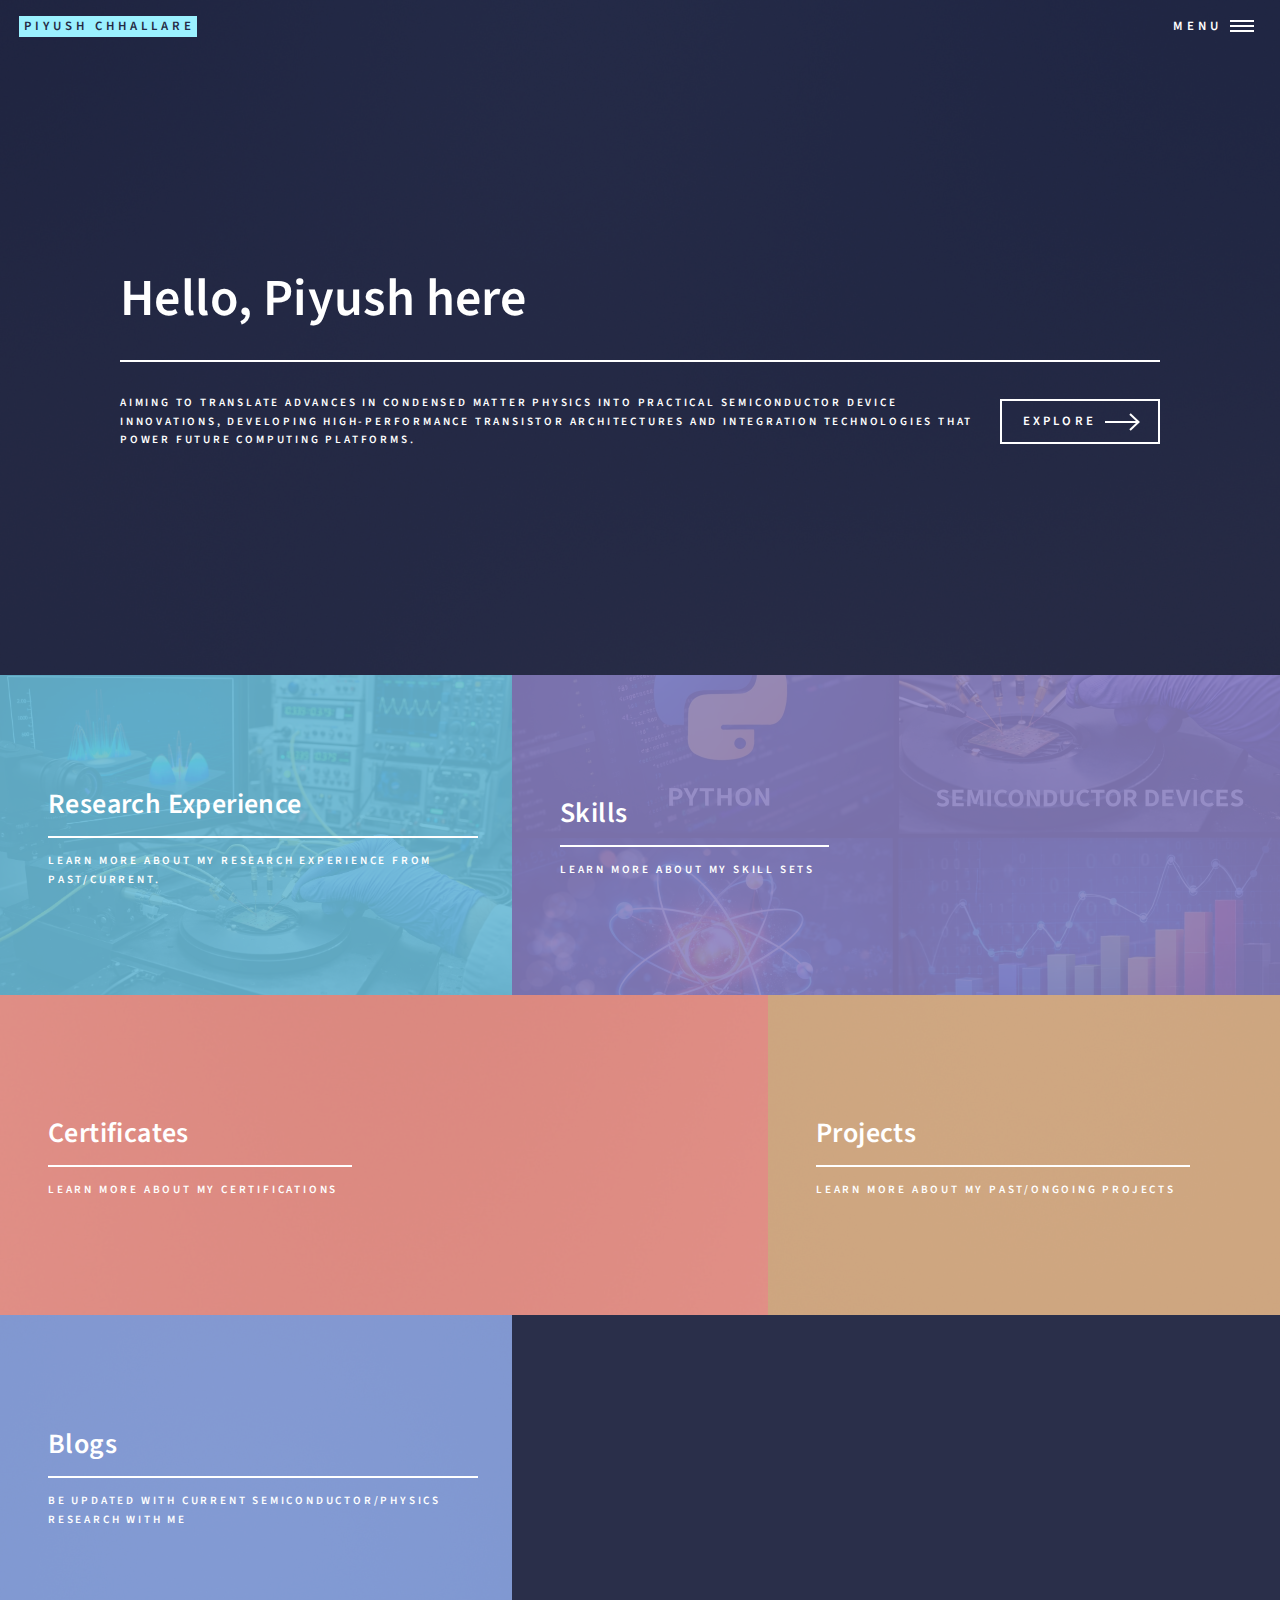
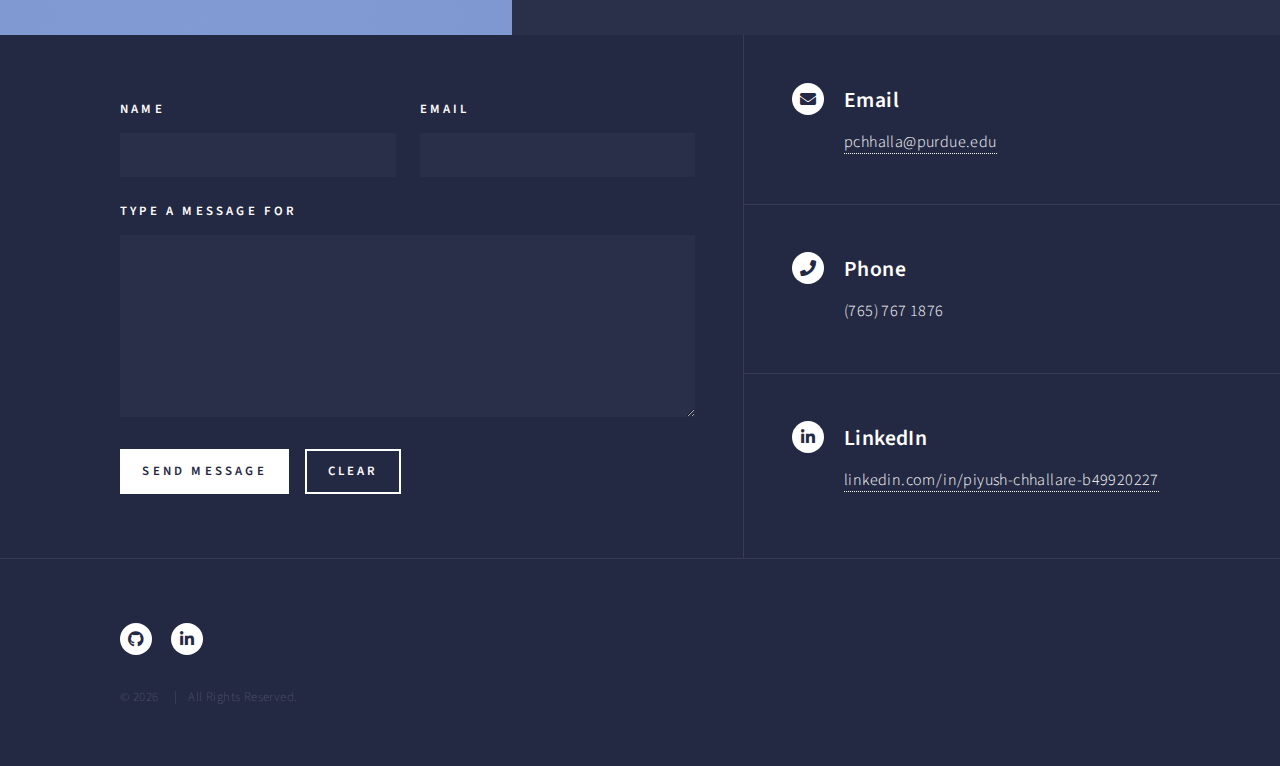
<file: index.html>
<!DOCTYPE HTML>

<html>
	<head>
		<title> Piyush Chhallare</title>
		<meta charset="utf-8" />
		<meta name="viewport" content="width=device-width, initial-scale=1, user-scalable=no" />
		<link rel="stylesheet" href="assets/css/main.css" />
		<noscript><link rel="stylesheet" href="assets/css/noscript.css" /></noscript>
	</head>
	<body class="is-preload">

		<!-- Wrapper -->
			<div id="wrapper">

				<!-- Header -->
					<header id="header" class="alt">
						<a href="index.html" class="logo"><strong>Piyush Chhallare</strong></a>
						<nav>
							<a href="#menu">Menu</a>
						</nav>
					</header>

				<!-- Menu -->
					<nav id="menu">
						<ul class="links">
							<li><a href="index.html">Home</a></li>
							<li><a href="aboutme.html">About me</a></li>
							<li><a href="blog.html">Blog</a></li>
							<li><a href="contactme.html">Contact me</a></li>
						</ul>
					</nav>

				<!-- Banner -->
					<section id="banner" class="major">
						<div class="inner">
							<header class="major">
								<h1>Hello, Piyush here</h1>
							</header>
							<div class="content">
								<p>Aiming to translate advances in condensed matter physics into practical semiconductor device innovations, developing high-performance transistor architectures and integration technologies that power future computing platforms.</p>
								<ul class="actions">
									<li><a href="#one" class="button next scrolly">Explore</a></li>
								</ul>
							</div>
						</div>
					</section>

				<!-- Main -->
					<div id="main">

						<!-- One -->
							<section id="one" class="tiles">
								<article>
									<span class="image">
										<img src="images/research_experience_image.jpg" alt="" />
									</span>
									<header class="major">
										<h3><a href="researchexperience.html" class="link">Research Experience</a></h3>
										<p>Learn more about my research experience from past/current.</p>
									</header>
								</article>
								<article>
									<span class="image">
										<img src="images/skills_image.jpg" alt="" />
									</span>
									<header class="major">
										<h3><a href="skills.html" class="link">Skills</a></h3>
										<p>Learn more about my skill sets</p>
									</header>
								</article>
								<article>
									<span class="image">
										<img src="images/pic04.jpg" alt="" />
									</span>
									<header class="major">
										<h3><a href="skills.html" class="link">Certificates</a></h3>
										<p>Learn more about my certifications<p>
									</header>
								</article>
								<article>
									<span class="image">
										<img src="images/pic05.jpg" alt="" />
									</span>
									<header class="major">
										<h3><a href="myprojects.html" class="link">Projects</a></h3>
										<p>Learn more about my past/ongoing projects</p>
									</header>
								</article>
								<article>
									<span class="image">
										<img src="images/pic06.jpg" alt="" />
									</span>
									<header class="major">
										<h3><a href="blog.html" class="link">Blogs</a></h3>
										<p>Be updated with current semiconductor/physics research with me</p>
									</header>
								</article>
							</section>

					</div>

				<!-- Contact -->
					<section id="contact">
						<div class="inner">
							<section>
								<form 
									action="https://formspree.io/f/maqdobdv"
									method="post"
									>
									<div class="fields">
										<div class="field half">
											<label for="name">Name</label>
											<input type="text" name="name" id="name" />
										</div>
										<div class="field half">
											<label for="email">Email</label>
											<input type="text" name="email" id="email" />
										</div>
										<div class="field">
											<label for="message">Type a message for </label>
											<textarea name="message" id="message" rows="6"></textarea>
										</div>
									</div>
									<ul class="actions">
										<li><input type="submit" value="Send Message" class="primary" /></li>
										<li><input type="reset" value="Clear" /></li>
									</ul>
								</form>
							</section>
							<section class="split">
								<section>
									<div class="contact-method">
										<span class="icon solid alt fa-envelope"></span>
										<h3>Email</h3>
										<a href="#">pchhalla@purdue.edu</a>
									</div>
								</section>
								<section>
									<div class="contact-method">
										<span class="icon solid alt fa-phone"></span>
										<h3>Phone</h3>
										<span>(765) 767 1876</span>
									</div>
								</section>
								<section>
									<div class="contact-method">
										<span class="icon brands alt fa-linkedin-in"></span>
										<h3>LinkedIn</h3>
										<span>
											<a href="https://www.linkedin.com/in/piyush-chhallare-b49920227/"
												<target="_blank">
												linkedin.com/in/piyush-chhallare-b49920227
											</a>
										</span>
									</div>
								</section>
							</section>
						</div>
					</section>

				<!-- Footer -->
					<footer id="footer">
						<div class="inner">
							<ul class="icons">
								<li><a href="#" class="icon brands alt fa-github"><span class="label">GitHub</span></a></li>
								<li><a href="https://www.linkedin.com/in/piyush-chhallare-b49920227/" class="icon brands alt fa-linkedin-in"><span class="label">LinkedIn</span></a></li>
							</ul>
							<ul class="copyright">
								<li>&copy; <span id="year"</span> Piyush Chhallare.</li>
								<li>All Rights Reserved.</li>
							</ul>
						</div>
					</footer>

			</div>

		<!-- Scripts -->
			<script src="assets/js/jquery.min.js"></script>
			<script src="assets/js/jquery.scrolly.min.js"></script>
			<script src="assets/js/jquery.scrollex.min.js"></script>
			<script src="assets/js/browser.min.js"></script>
			<script src="assets/js/breakpoints.min.js"></script>
			<script src="assets/js/util.js"></script>
			<script src="assets/js/main.js"></script>
			<script>
				document.getElementById("year").textContent = new Date().getFullYear();
			</script>
	</body>

</html>
</file>
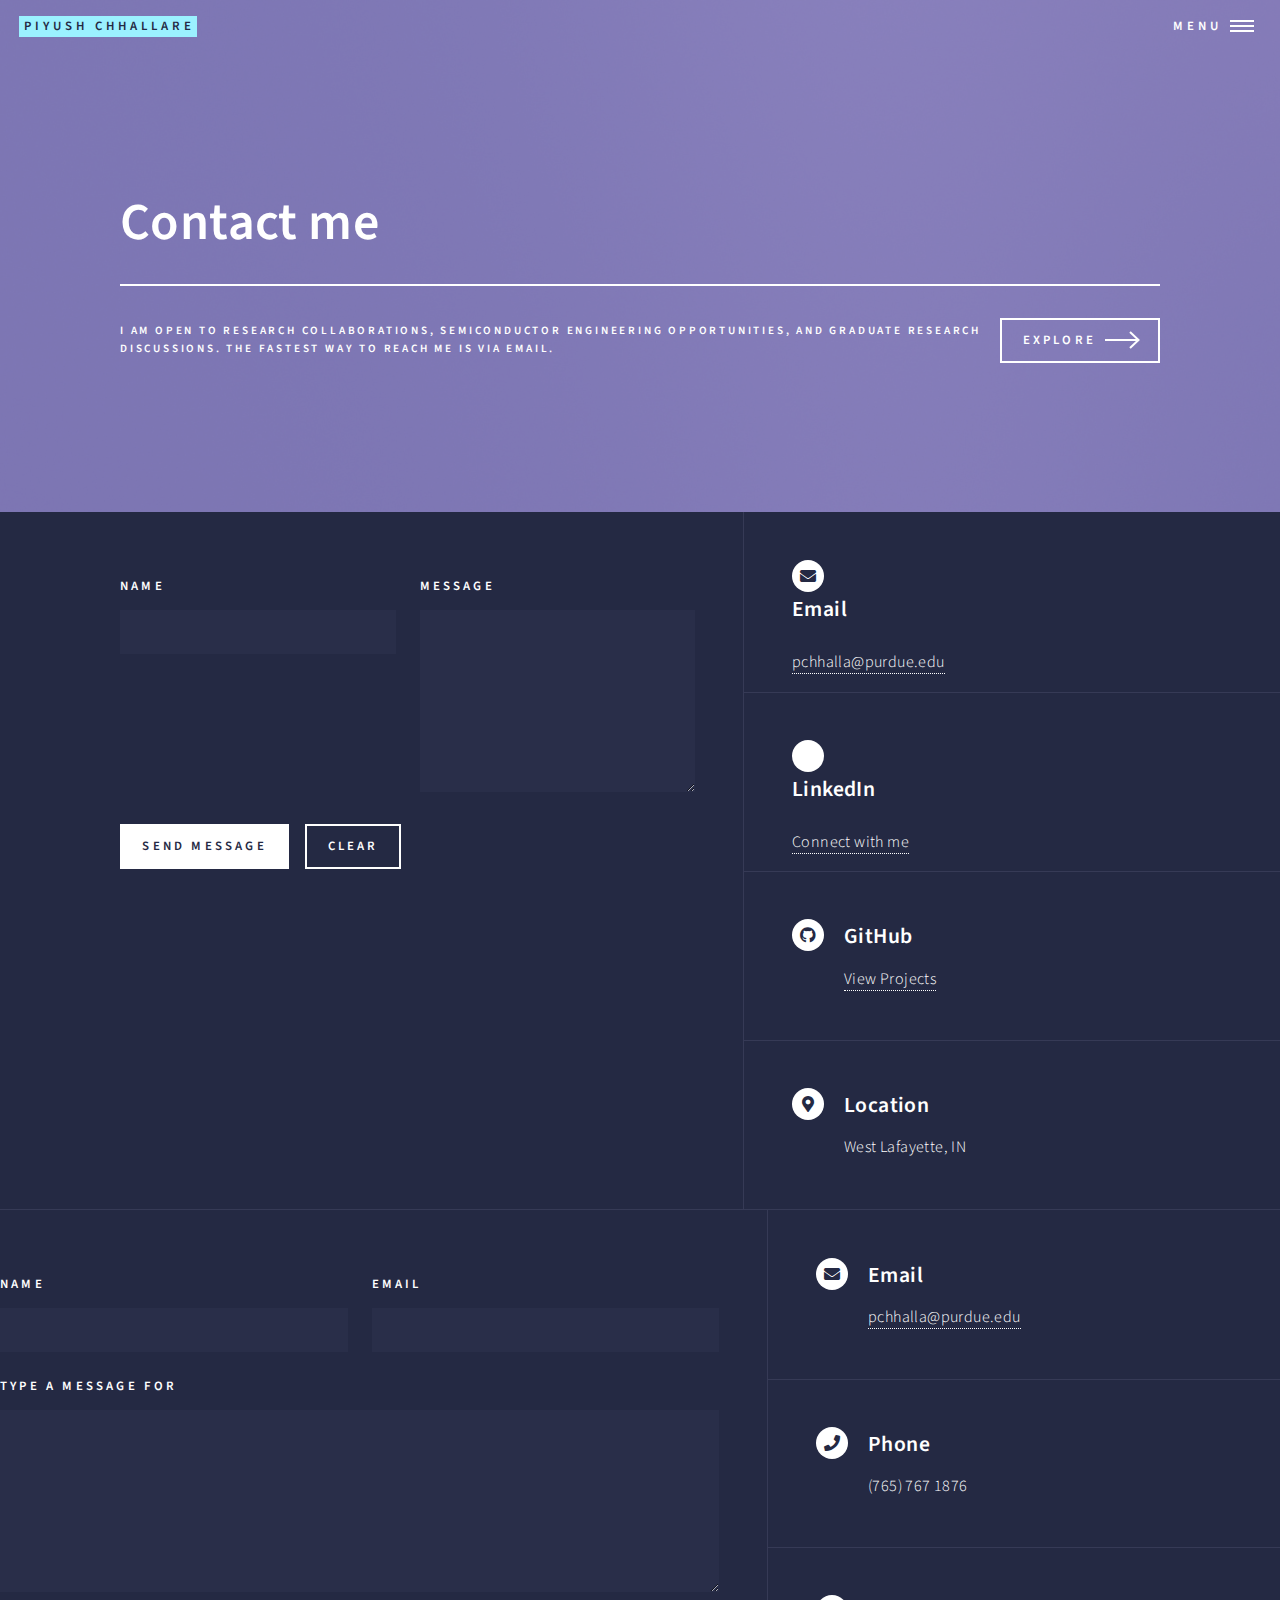
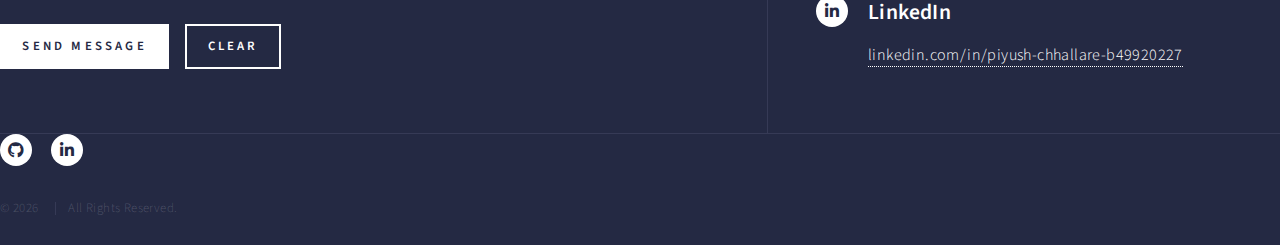
<file: contactme.html>
<!DOCTYPE HTML>
<html>
	<head>
		<title> Piyush Chhallare</title>
		<meta charset="utf-8" />
		<meta name="viewport" content="width=device-width, initial-scale=1, user-scalable=no" />
		<link rel="stylesheet" href="assets/css/main.css" />
		<noscript><link rel="stylesheet" href="assets/css/noscript.css" /></noscript>
	</head>
	<body class="is-preload">

		<!-- Wrapper -->
			<div id="wrapper">

				<!-- Header -->
					<header id="header" class="alt">
						<a href="index.html" class="logo"><strong>Piyush Chhallare</strong></a>
						<nav>
							<a href="#menu">Menu</a>
						</nav>
					</header>

				<!-- Menu -->
					<nav id="menu">
						<ul class="links">
							<li><a href="index.html">Home</a></li>
							<li><a href="aboutme.html">About me</a></li>
							<li><a href="blog.html">Blog</a></li>
							<li><a href="contactme.html">Contact me</a></li>
						</ul>
					</nav>
					<!-- Banner -->
				<!-- Note: The "styleN" class below should match that of the header element. -->
					<section id="banner" class="style2">
						<div class="inner">
							<span class="image">
								<img src="images/pic07.jpg" alt="" />
							</span>
							<header class="major">
								<h1>Contact me</h1>
							</header>
							<div class="content">
								<p>
                  				I am open to research collaborations, semiconductor engineering opportunities, and graduate research discussions. The fastest way to reach me is via email.
                				</p>
               					<ul class="actions">
								<li><a href="#contact" class="button next scrolly">Explore</a></li>
								</ul>
							</div>
						</div>
					</section>
					<section id="contact">
						<div class="inner">
							<section>
								<form method="post" action="#">
									<div class="fields">
										<div class="field half">
											<label for="name"> Name </label>
											<input type="text" name="name" id="name" />
										</div>
										<div class="field half">
											<label for="message">Message</label>
											<textarea name="message" id="message" rows="6"></textarea>
										</div>
									</div>
									<ul class="actions">
										<li><input type="submit" value="Send Message" class="primary" /></li>
										<li><input type="reset" value="Clear" /></li>
									</ul>
								</form>
							</section>
							<section class="split">
								<section>
									<div class="contact method">
										<span class="icon solid alt fa-envelope"></span>
										<h3>Email</h3>
										<a href="mailto:pchhalla@purdue.edu">pchhalla@purdue.edu</a>
									</div>
								</section>
								<section>
										<div class="contact method">
											<span class="icon brand alt fa-linkedin-in"></span>
											<h3>LinkedIn</h3>
											<a href="https://linkedin.com/in/piyush-chhallare-b49920227" target="_blank" rel="noopener">
												Connect with me
											</a>
										</div>
								</section>
								<section>
									<div class="contact-method">
										<span class="icon brands alt fa-github"></span>
										<h3>GitHub</h3>
										<a href="https://github.com/YOURUSERNAME" target="_blank" rel="noopener">
											View Projects
										</a>
									</div>	
								</section>
									
								<section>
									<div class="contact-method">
										<span class="icon solid alt fa-map-marker-alt"></span>
										<h3>Location</h3>
										<span>West Lafayette, IN</span>
									</div>
								</section>
							</section>
						</div>
					</section>
			</div>
			<!-- Contact -->
			<section id="contact">
						<div class="inner">
							<section>
								<form 
									action="https://formspree.io/f/maqdobdv"
									method="post"
									>
									<div class="fields">
										<div class="field half">
											<label for="name">Name</label>
											<input type="text" name="name" id="name" />
										</div>
										<div class="field half">
											<label for="email">Email</label>
											<input type="text" name="email" id="email" />
										</div>
										<div class="field">
											<label for="message">Type a message for </label>
											<textarea name="message" id="message" rows="6"></textarea>
										</div>
									</div>
									<ul class="actions">
										<li><input type="submit" value="Send Message" class="primary" /></li>
										<li><input type="reset" value="Clear" /></li>
									</ul>
								</form>
							</section>
							<section class="split">
								<section>
									<div class="contact-method">
										<span class="icon solid alt fa-envelope"></span>
										<h3>Email</h3>
										<a href="#">pchhalla@purdue.edu</a>
									</div>
								</section>
								<section>
									<div class="contact-method">
										<span class="icon solid alt fa-phone"></span>
										<h3>Phone</h3>
										<span>(765) 767 1876</span>
									</div>
								</section>
								<section>
									<div class="contact-method">
										<span class="icon brands alt fa-linkedin-in"></span>
										<h3>LinkedIn</h3>
										<span>
											<a href="https://www.linkedin.com/in/piyush-chhallare-b49920227/"
												<target="_blank">
												linkedin.com/in/piyush-chhallare-b49920227
											</a>
										</span>
									</div>
								</section>
							</section>
						</div>
					</section>

				<!-- Footer -->
					<footer id="footer">
						<div class="inner">
							<ul class="icons">
								<li><a href="#" class="icon brands alt fa-github"><span class="label">GitHub</span></a></li>
								<li><a href="https://www.linkedin.com/in/piyush-chhallare-b49920227/" class="icon brands alt fa-linkedin-in"><span class="label">LinkedIn</span></a></li>
							</ul>
							<ul class="copyright">
								<li>&copy; <span id="year"</span> Piyush Chhallare.</li>
								<li>All Rights Reserved.</li>
							</ul>
						</div>
					</footer>

			</div>

		<!-- Scripts -->
			<script src="assets/js/jquery.min.js"></script>
			<script src="assets/js/jquery.scrolly.min.js"></script>
			<script src="assets/js/jquery.scrollex.min.js"></script>
			<script src="assets/js/browser.min.js"></script>
			<script src="assets/js/breakpoints.min.js"></script>
			<script src="assets/js/util.js"></script>
			<script src="assets/js/main.js"></script>
			<script>
				document.getElementById("year").textContent = new Date().getFullYear();
			</script>
      
  </body>

</html>
</file>
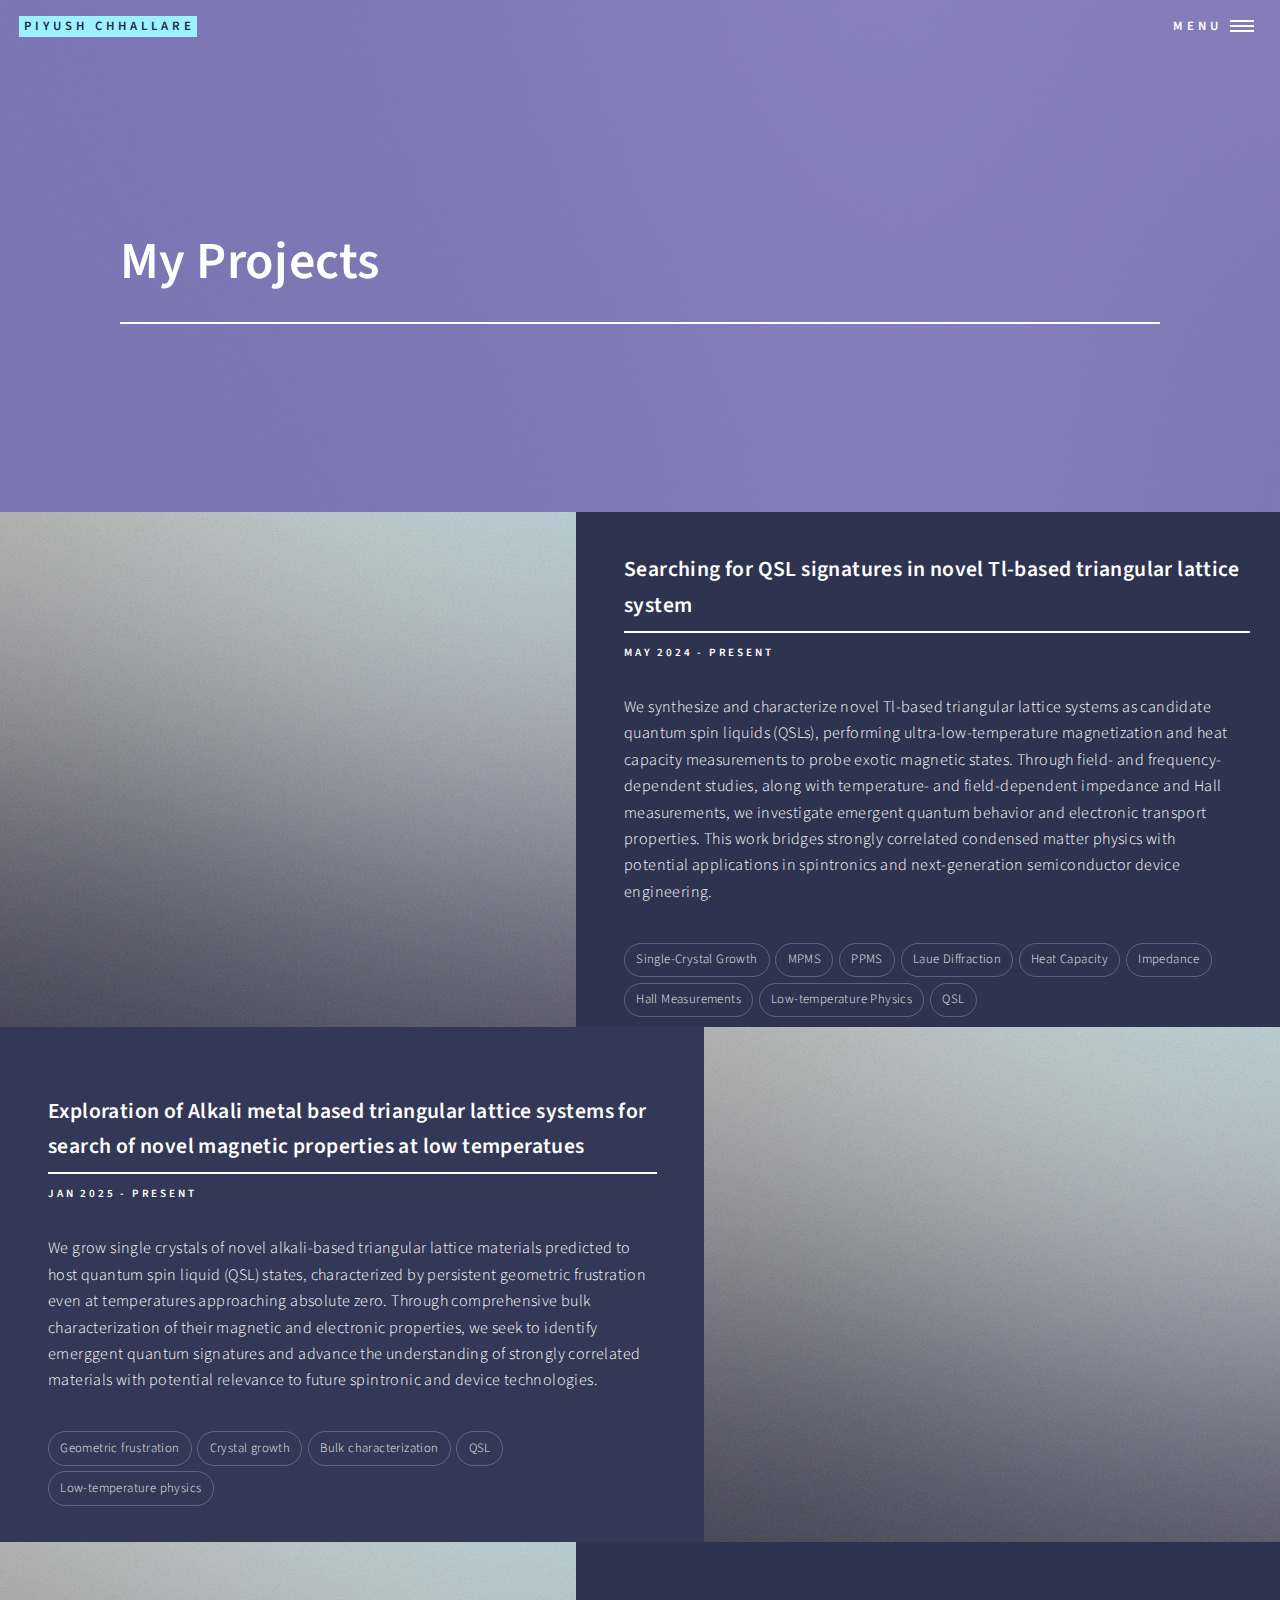
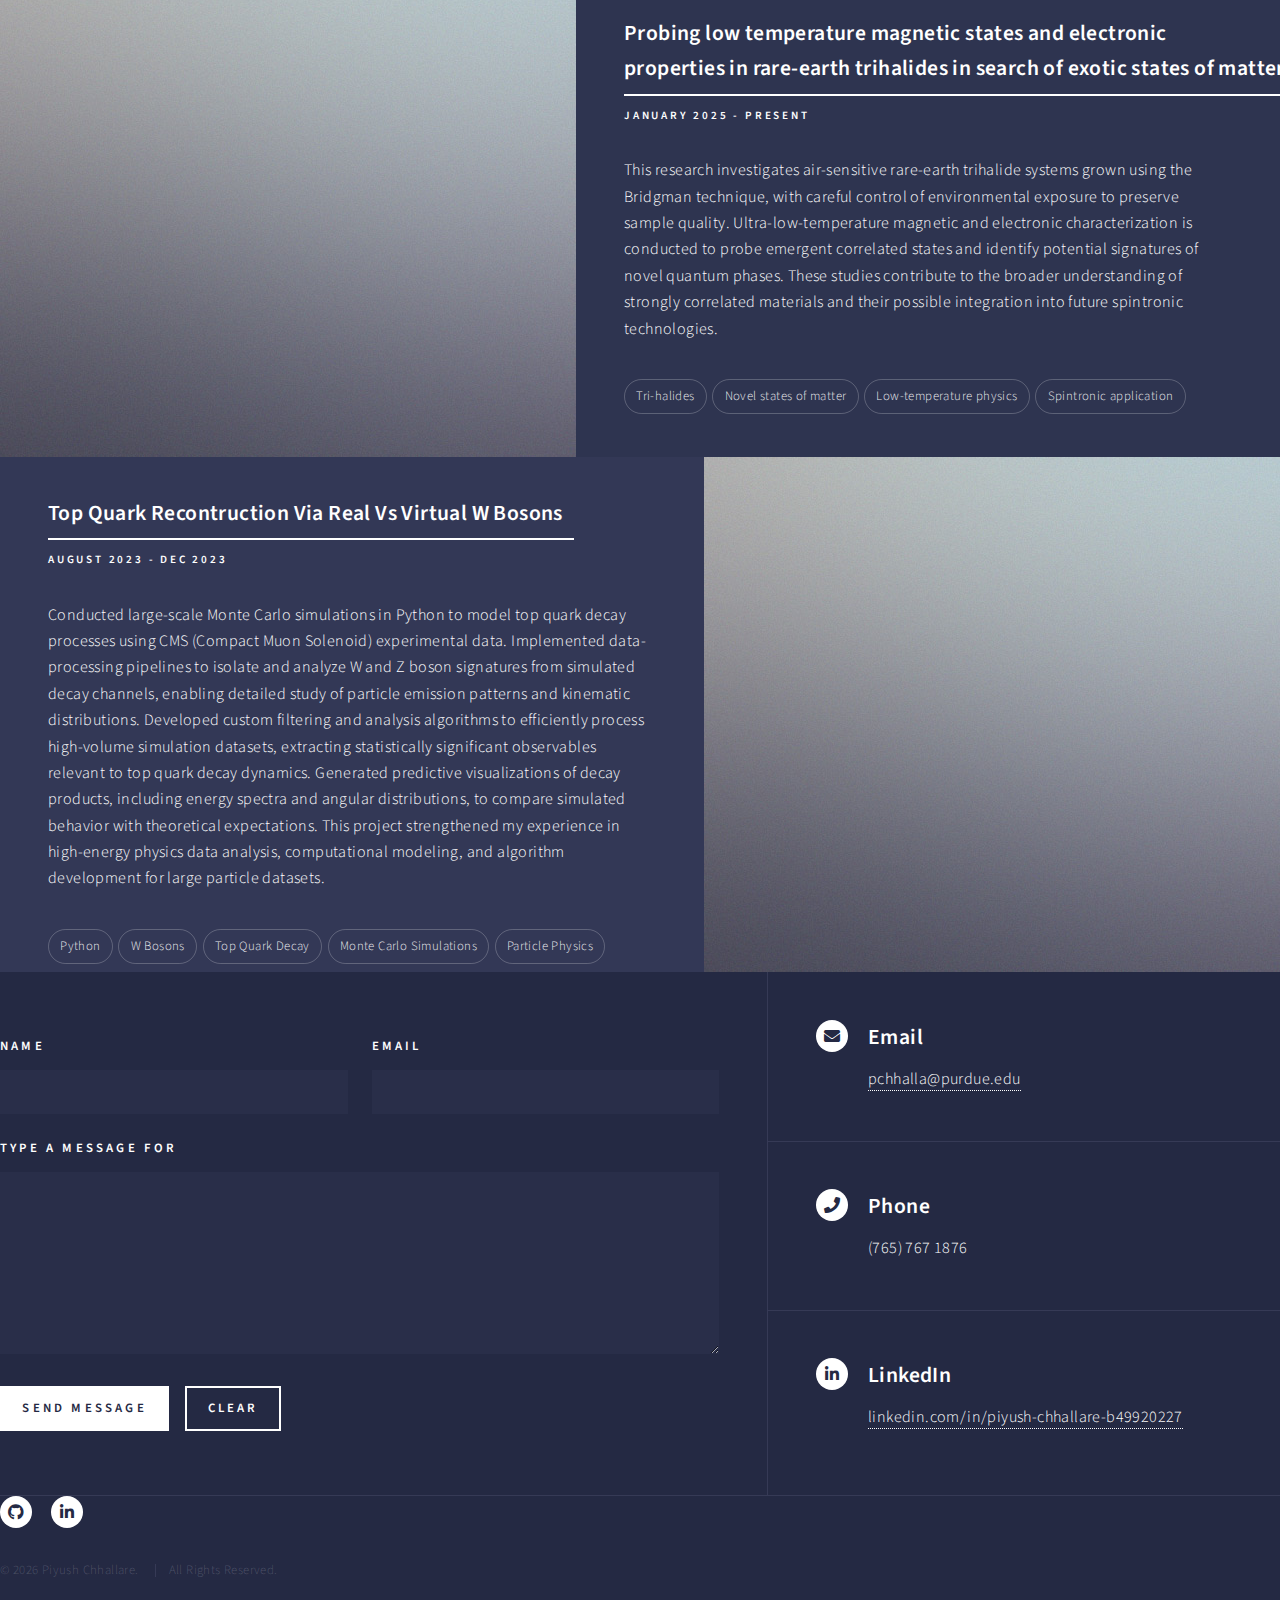
<file: myprojects.html>
<!DOCTYPE HTML>
<html>
	<head>
		<title> Piyush Chhallare</title>
		<meta charset="utf-8" />
		<meta name="viewport" content="width=device-width, initial-scale=1, user-scalable=no" />
		<link rel="stylesheet" href="assets/css/main.css" />
		<noscript><link rel="stylesheet" href="assets/css/noscript.css" /></noscript>
	</head>
	<body class="is-preload">

		<!-- Wrapper -->
			<div id="wrapper">

				<!-- Header -->
					<header id="header" class="alt">
						<a href="index.html" class="logo"><strong>Piyush Chhallare</strong></a>
						<nav>
							<a href="#menu">Menu</a>
						</nav>
					</header>

				<!-- Menu -->
					<nav id="menu">
						<ul class="links">
							<li><a href="index.html">Home</a></li>
							<li><a href="aboutme.html">About me</a></li>
							<li><a href="blog.html">Blog</a></li>
							<li><a href="contactme.html">Contact me</a></li>
						</ul>
					</nav>
        <!-- Banner -->
				<!-- Note: The "styleN" class below should match that of the header element. -->
					<section id="banner" class="style2">
						<div class="inner">
							<span class="image">
								<img src="images/pic07.jpg" alt="" />
							</span>
							<header class="major">
								<h1>My Projects</h1>
							</header>
						</div>
					</section>
        
          <section id="two" class="spotlights">
								<section>
									<span class="image">
										<img src="images/pic08.jpg" alt="" data-position="center center" />
									</span>
									<div class="content">
										<div class="inner">
											<header class="major">
											<h3>Searching for QSL signatures in novel Tl-based triangular lattice<br>
												system
											</h3>
											<p class="project-date"> May 2024 - Present </p>
											</header>
											<p>
                        					We synthesize and characterize novel Tl-based triangular lattice systems as candidate quantum spin liquids (QSLs), performing ultra-low-temperature magnetization and heat capacity measurements to probe exotic magnetic states. Through field- and frequency-dependent studies, along with temperature- and field-dependent impedance and Hall measurements, we investigate emergent quantum behavior and electronic transport properties. This work bridges strongly correlated condensed matter physics with potential applications in spintronics and next-generation semiconductor device engineering.
                     	 					</p>
                      						<div class="tags">
                        					<span>Single-Crystal Growth</span><span>MPMS</span><span>PPMS</span><span>Laue Diffraction</span><span>Heat Capacity</span><span>Impedance</span><span>Hall Measurements</span><span>Low-temperature Physics</span><span>QSL</span>
											</div>
                    					</div>
									</div>
								</section>
               					 <section>
                 				 <span class="image">
                    				<img src="images/pic08.jpg" alt="" data-position="center center" />
                  				</span>
                  				<div class="content">
                   					 <div class="inner">
                      					<header class="major">
                        				<h3>Exploration of Alkali metal based triangular lattice systems for<br>
											search of novel magnetic properties at low temperatues
										</h3>
                     					<p class="project-date"> Jan 2025 - Present </p>
										</header>
                     				 	<p>
                        				We grow single crystals of novel alkali-based triangular lattice materials predicted to host quantum spin liquid (QSL) states, characterized by persistent geometric frustration even at temperatures approaching absolute zero. Through comprehensive bulk characterization of their magnetic and electronic properties, we seek to identify emerggent quantum signatures and advance the understanding of strongly correlated materials with potential relevance to future spintronic and device technologies.
                      					</p>
                      					<div class ="tags">
                       	 				<span>Geometric frustration</span><span>Crystal growth</span><span>Bulk characterization</span><span>QSL</span><span>Low-temperature physics</span>
                    					</div>
                  					</div>
								</div>
                				</section>
                				<section>
                  				<span class="image">
                    			<img src="images/pic08.jpg" alt="" data-position="center center" />
                  				</span>
                 			 	<div class="content">
                    				<div class="inner">
                      				<header class="major">
                        			<h3> Probing low temperature magnetic states and electronic<br>
										properties in rare-earth trihalides in search of exotic states of matter.
									</h3>
                      				<p class="project-date"> January 2025 - Present </p>
									</header>
                      				<p>
                        			This research investigates air-sensitive rare-earth trihalide systems grown using the Bridgman technique, with careful control of environmental exposure to preserve sample quality. Ultra-low-temperature magnetic and electronic characterization is conducted to probe emergent correlated states and identify potential signatures of novel quantum phases. These studies contribute to the broader understanding of strongly correlated materials and their possible integration into future spintronic technologies.
                      				</p>
                      					<div class="tags">
                        				<span>Tri-halides</span><span>Novel states of matter</span><span>Low-temperature physics</span><span>Spintronic application</span>
                      					</div>
                    				</div>
                  				</div>
                				</section>
                				<section>
                  				<span class="image">
									<img src="images/pic08.jpg" alt="" data-position="center center" />
								</span>
									<div class="content">
										<div class="inner">
											<header class="major">
												<h3>Top Quark Recontruction Via Real Vs Virtual W Bosons</h3>
												<p class="project-date"> August 2023 - Dec 2023 </p>
											</header>
											<p>
												Conducted large-scale Monte Carlo simulations in Python to model top quark decay processes using CMS (Compact Muon Solenoid) experimental data. Implemented data-processing pipelines to isolate and analyze W and Z boson signatures from simulated decay channels, enabling detailed study of particle emission patterns and kinematic distributions.
Developed custom filtering and analysis algorithms to efficiently process high-volume simulation datasets, extracting statistically significant observables relevant to top quark decay dynamics. Generated predictive visualizations of decay products, including energy spectra and angular distributions, to compare simulated behavior with theoretical expectations.
This project strengthened my experience in high-energy physics data analysis, computational modeling, and algorithm development for large particle datasets.
											</p>
											<div class="tags">
												<span>Python</span><span>W Bosons</span><span>Top Quark Decay</span><span>Monte Carlo Simulations</span><span>Particle Physics</span>
											</div>
										</div>
									</div>
								</section>
		  </section>
			</div>
		<!-- Contact -->
			<section id="contact">
						<div class="inner">
							<section>
								<form 
									action="https://formspree.io/f/maqdobdv"
									method="post"
									>
									<div class="fields">
										<div class="field half">
											<label for="name">Name</label>
											<input type="text" name="name" id="name" />
										</div>
										<div class="field half">
											<label for="email">Email</label>
											<input type="text" name="email" id="email" />
										</div>
										<div class="field">
											<label for="message">Type a message for </label>
											<textarea name="message" id="message" rows="6"></textarea>
										</div>
									</div>
									<ul class="actions">
										<li><input type="submit" value="Send Message" class="primary" /></li>
										<li><input type="reset" value="Clear" /></li>
									</ul>
								</form>
							</section>
							<section class="split">
								<section>
									<div class="contact-method">
										<span class="icon solid alt fa-envelope"></span>
										<h3>Email</h3>
										<a href="#">pchhalla@purdue.edu</a>
									</div>
								</section>
								<section>
									<div class="contact-method">
										<span class="icon solid alt fa-phone"></span>
										<h3>Phone</h3>
										<span>(765) 767 1876</span>
									</div>
								</section>
								<section>
									<div class="contact-method">
										<span class="icon brands alt fa-linkedin-in"></span>
										<h3>LinkedIn</h3>
										<span>
											<a href="https://www.linkedin.com/in/piyush-chhallare-b49920227/"
												<target="_blank">
												linkedin.com/in/piyush-chhallare-b49920227
											</a>
										</span>
									</div>
								</section>
							</section>
						</div>
					</section>

				<!-- Footer -->
					<footer id="footer">
						<div class="inner">
							<ul class="icons">
								<li><a href="#" class="icon brands alt fa-github"><span class="label">GitHub</span></a></li>
								<li><a href="https://www.linkedin.com/in/piyush-chhallare-b49920227/" class="icon brands alt fa-linkedin-in"><span class="label">LinkedIn</span></a></li>
							</ul>
							<ul class="copyright">
								<li>&copy; <span id="year"></span> Piyush Chhallare.</li>
								<li>All Rights Reserved.</li>
							</ul>
						</div>
					</footer>

			</div>

		<!-- Scripts -->
			<script src="assets/js/jquery.min.js"></script>
			<script src="assets/js/jquery.scrolly.min.js"></script>
			<script src="assets/js/jquery.scrollex.min.js"></script>
			<script src="assets/js/browser.min.js"></script>
			<script src="assets/js/breakpoints.min.js"></script>
			<script src="assets/js/util.js"></script>
			<script src="assets/js/main.js"></script>
			<script>
				document.getElementById("year").textContent = new Date().getFullYear();
			</script>
	</body>

</html>
</file>
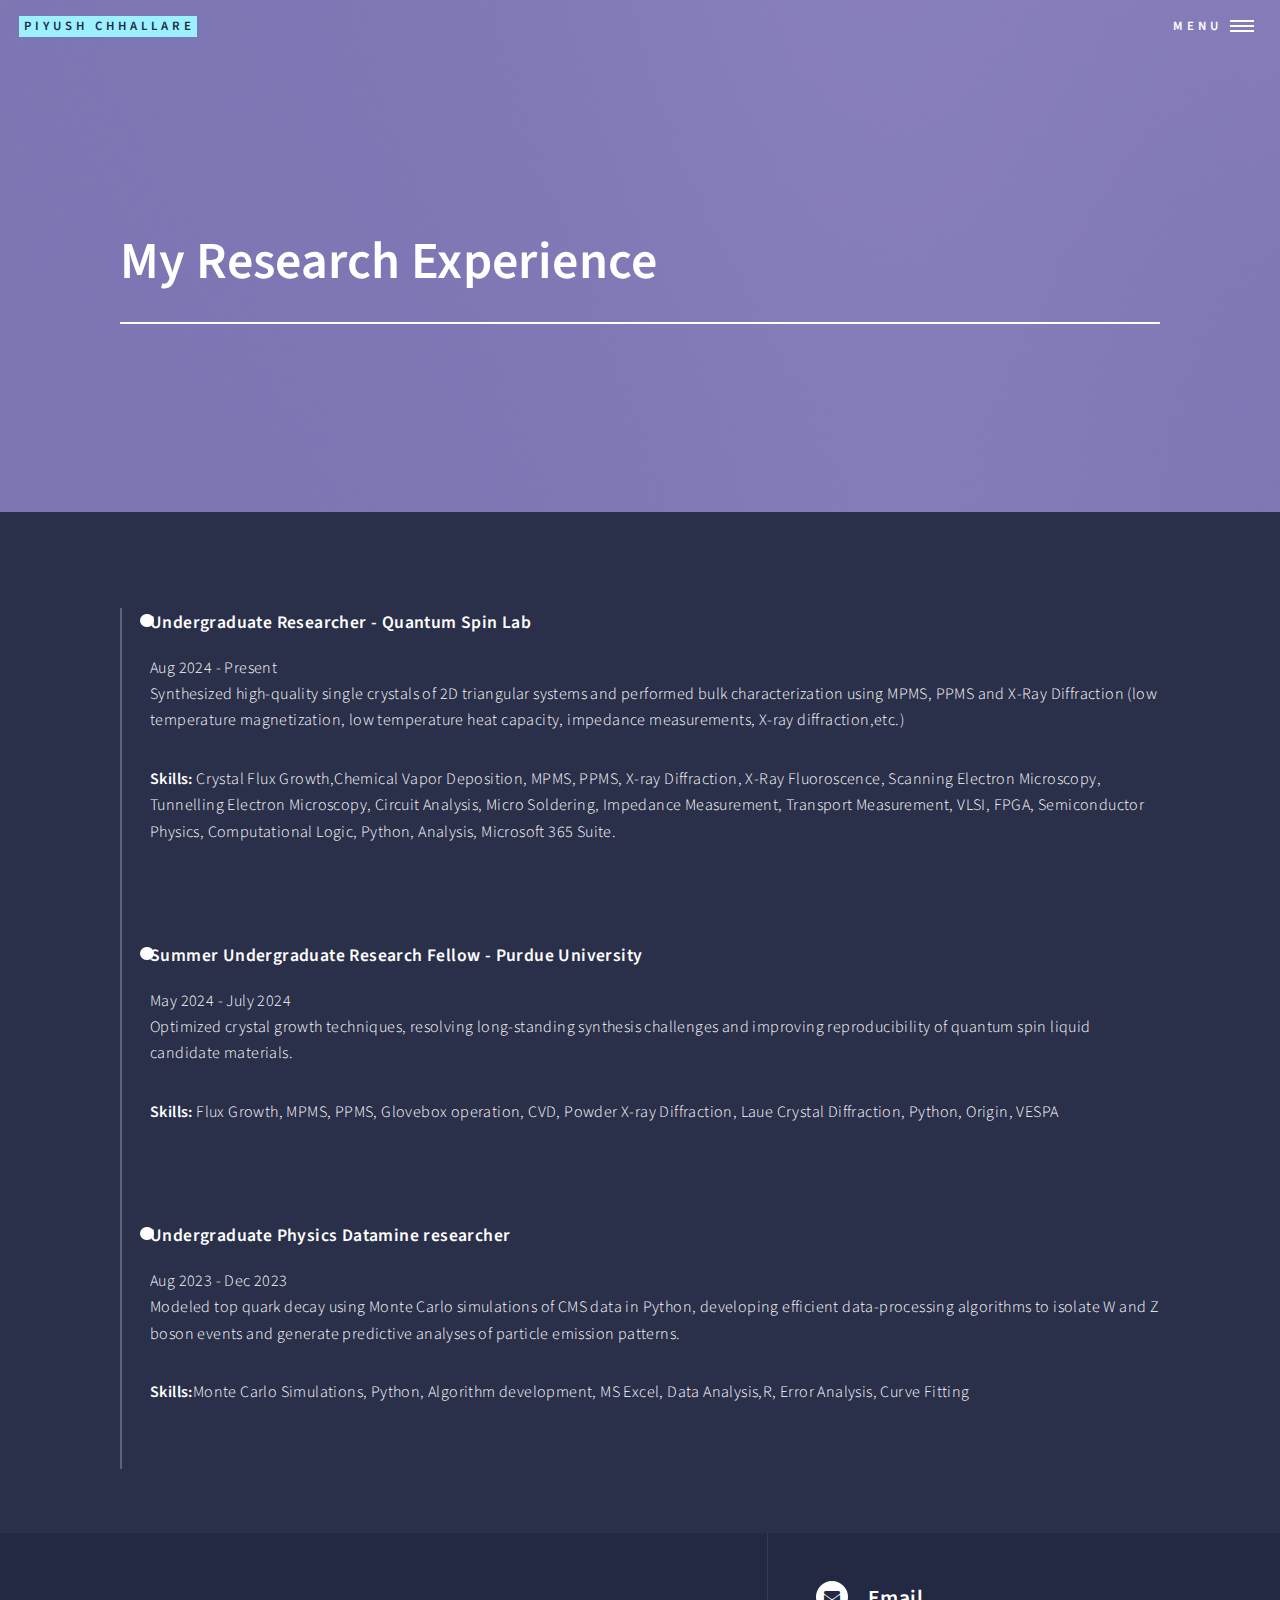
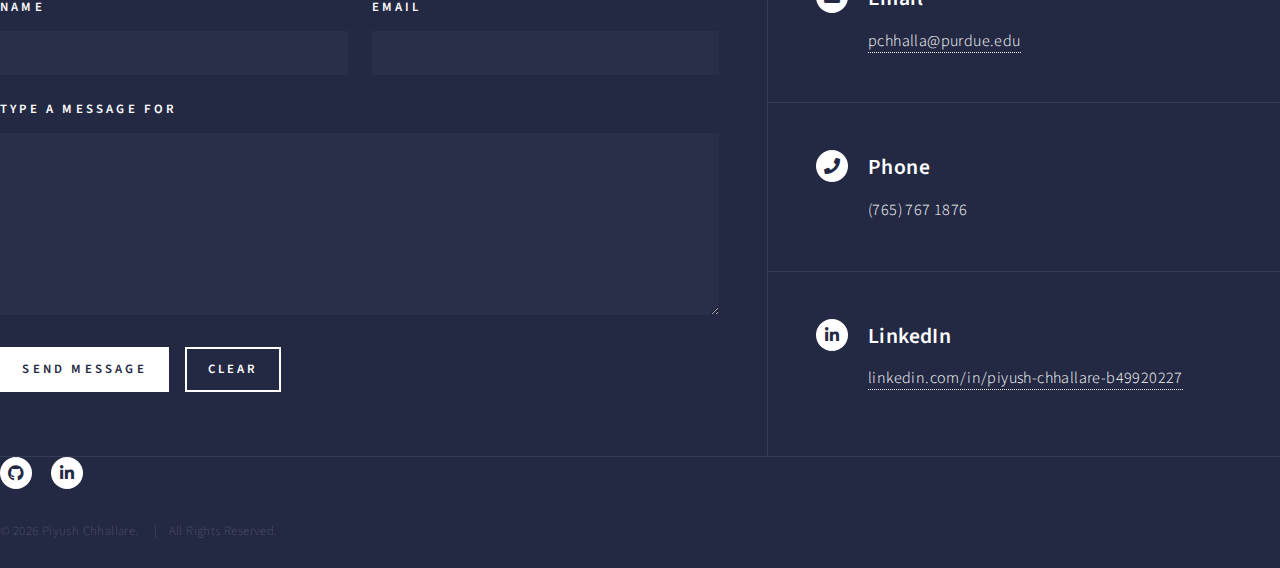
<file: researchexperience.html>
<!DOCTYPE HTML>
<html>
	<head>
		<title> Piyush Chhallare</title>
		<meta charset="utf-8" />
		<meta name="viewport" content="width=device-width, initial-scale=1, user-scalable=no" />
		<link rel="stylesheet" href="assets/css/main.css" />
		<noscript><link rel="stylesheet" href="assets/css/noscript.css" /></noscript>
	</head>
	<body class="is-preload">

		<!-- Wrapper -->
			<div id="wrapper">

				<!-- Header -->
					<header id="header" class="alt">
						<a href="index.html" class="logo"><strong>Piyush Chhallare</strong></a>
						<nav>
							<a href="#menu">Menu</a>
						</nav>
					</header>
        <!-- Menu -->
					<nav id="menu">
						<ul class="links">
							<li><a href="index.html">Home</a></li>
							<li><a href="aboutme.html">About me</a></li>
							<li><a href="blog.html">Blog</a></li>
							<li><a href="contactme.html">Contact me</a></li>
						</ul>
					</nav>
        <!-- Banner -->
				<!-- Note: The "styleN" class below should match that of the header element. -->
					<section id="banner" class="style2">
						<div class="inner">
							<span class="image">
								<img src="images/pic07.jpg" alt="" />
							</span>
							<header class="major">
								<h1>My Research Experience</h1>
							</header>
						</div>
					</section>
				<section id="main" class="wrapper">
					<div class="inner">
						<div class="timeline">
							<div class="timeline-item">
								<h4>Undergraduate Researcher - Quantum Spin Lab</h4>
											<span class="date"> Aug 2024 - Present </span>
											<p>
												Synthesized high-quality single crystals of 2D triangular systems and performed bulk characterization using MPMS, PPMS and X-Ray Diffraction (low temperature magnetization, low temperature heat capacity, impedance measurements, X-ray diffraction,etc.)
											</p>
											<p class="skills">
												<strong>Skills:</strong> Crystal Flux Growth,Chemical Vapor Deposition, MPMS, PPMS, X-ray Diffraction, X-Ray Fluoroscence, Scanning Electron Microscopy, Tunnelling Electron Microscopy, Circuit Analysis, Micro Soldering, Impedance Measurement, Transport Measurement, VLSI, FPGA, Semiconductor Physics, Computational Logic, Python, Analysis, Microsoft 365 Suite.
											</p>
										</div>
										<div class="timeline-item">
											<h4>Summer Undergraduate Research Fellow - Purdue University</h4>
											<span class="date">May 2024 - July 2024 </span>
											<p>
												Optimized crystal growth techniques, resolving long-standing synthesis challenges and improving reproducibility of quantum spin liquid candidate materials.
											</p>
											<p class="skills">
												<strong>Skills:</strong> Flux Growth, MPMS, PPMS, Glovebox operation, CVD, Powder X-ray Diffraction, Laue Crystal Diffraction, Python, Origin, VESPA
											</p>
										</div>
										<div class="timeline-item">
										<h4>Undergraduate Physics Datamine researcher</h4>
										<span class="date">Aug 2023 - Dec 2023 </span>
										<p>
											Modeled top quark decay using Monte Carlo simulations of CMS data in Python, developing efficient data-processing algorithms to isolate W and Z boson events and generate predictive analyses of particle emission patterns.
										</p>
										<p class="skills">
											<strong>Skills:</strong>Monte Carlo Simulations, Python, Algorithm development, MS Excel, Data Analysis,R, Error Analysis, Curve Fitting
										</p>
										</div>
									</div>
          </div>
        </section>
      </div>
    <!-- Contact -->
					<section id="contact">
						<div class="inner">
							<section>
								<form 
									action="https://formspree.io/f/maqdobdv"
									method="post"
									>
									
									<div class="fields">
										<div class="field half">
											<label for="name">Name</label>
											<input type="text" name="name" id="name" />
										</div>
										<div class="field half">
											<label for="email">Email</label>
											<input type="text" name="email" id="email" />
										</div>
										<div class="field">
											<label for="message">Type a message for </label>
											<textarea name="message" id="message" rows="6"></textarea>
										</div>
									</div>
									<ul class="actions">
										<li><input type="submit" value="Send Message" class="primary" /></li>
										<li><input type="reset" value="Clear" /></li>
									</ul>
								</form>
							</section>
							<section class="split">
								<section>
									<div class="contact-method">
										<span class="icon solid alt fa-envelope"></span>
										<h3>Email</h3>
										<a href="#">pchhalla@purdue.edu</a>
									</div>
								</section>
								<section>
									<div class="contact-method">
										<span class="icon solid alt fa-phone"></span>
										<h3>Phone</h3>
										<span>(765) 767 1876</span>
									</div>
								</section>
								<section>
									<div class="contact-method">
										<span class="icon brands alt fa-linkedin-in"></span>
										<h3>LinkedIn</h3>
										<span>
											<a href="https://www.linkedin.com/in/piyush-chhallare-b49920227/"
												<target="_blank">
												linkedin.com/in/piyush-chhallare-b49920227
											</a>
										</span>
									</div>
								</section>
							</section>
						</div>
					</section>

				<!-- Footer -->
					<footer id="footer">
						<div class="inner">
							<ul class="icons">
								<li><a href="#" class="icon brands alt fa-github"><span class="label">GitHub</span></a></li>
								<li><a href="https://www.linkedin.com/in/piyush-chhallare-b49920227/" class="icon brands alt fa-linkedin-in"><span class="label">LinkedIn</span></a></li>
							</ul>
							<ul class="copyright">
								<li>&copy; <span id="year"></span> Piyush Chhallare.</li>
								<li>All Rights Reserved.</li>
							</ul>
						</div>
					</footer>

			</div>

		<!-- Scripts -->
			<script src="assets/js/jquery.min.js"></script>
			<script src="assets/js/jquery.scrolly.min.js"></script>
			<script src="assets/js/jquery.scrollex.min.js"></script>
			<script src="assets/js/browser.min.js"></script>
			<script src="assets/js/breakpoints.min.js"></script>
			<script src="assets/js/util.js"></script>
			<script src="assets/js/main.js"></script>
			<script>
				document.getElementById("year").textContent = new Date().getFullYear();
			</script>
	</body>

</html>
</file>
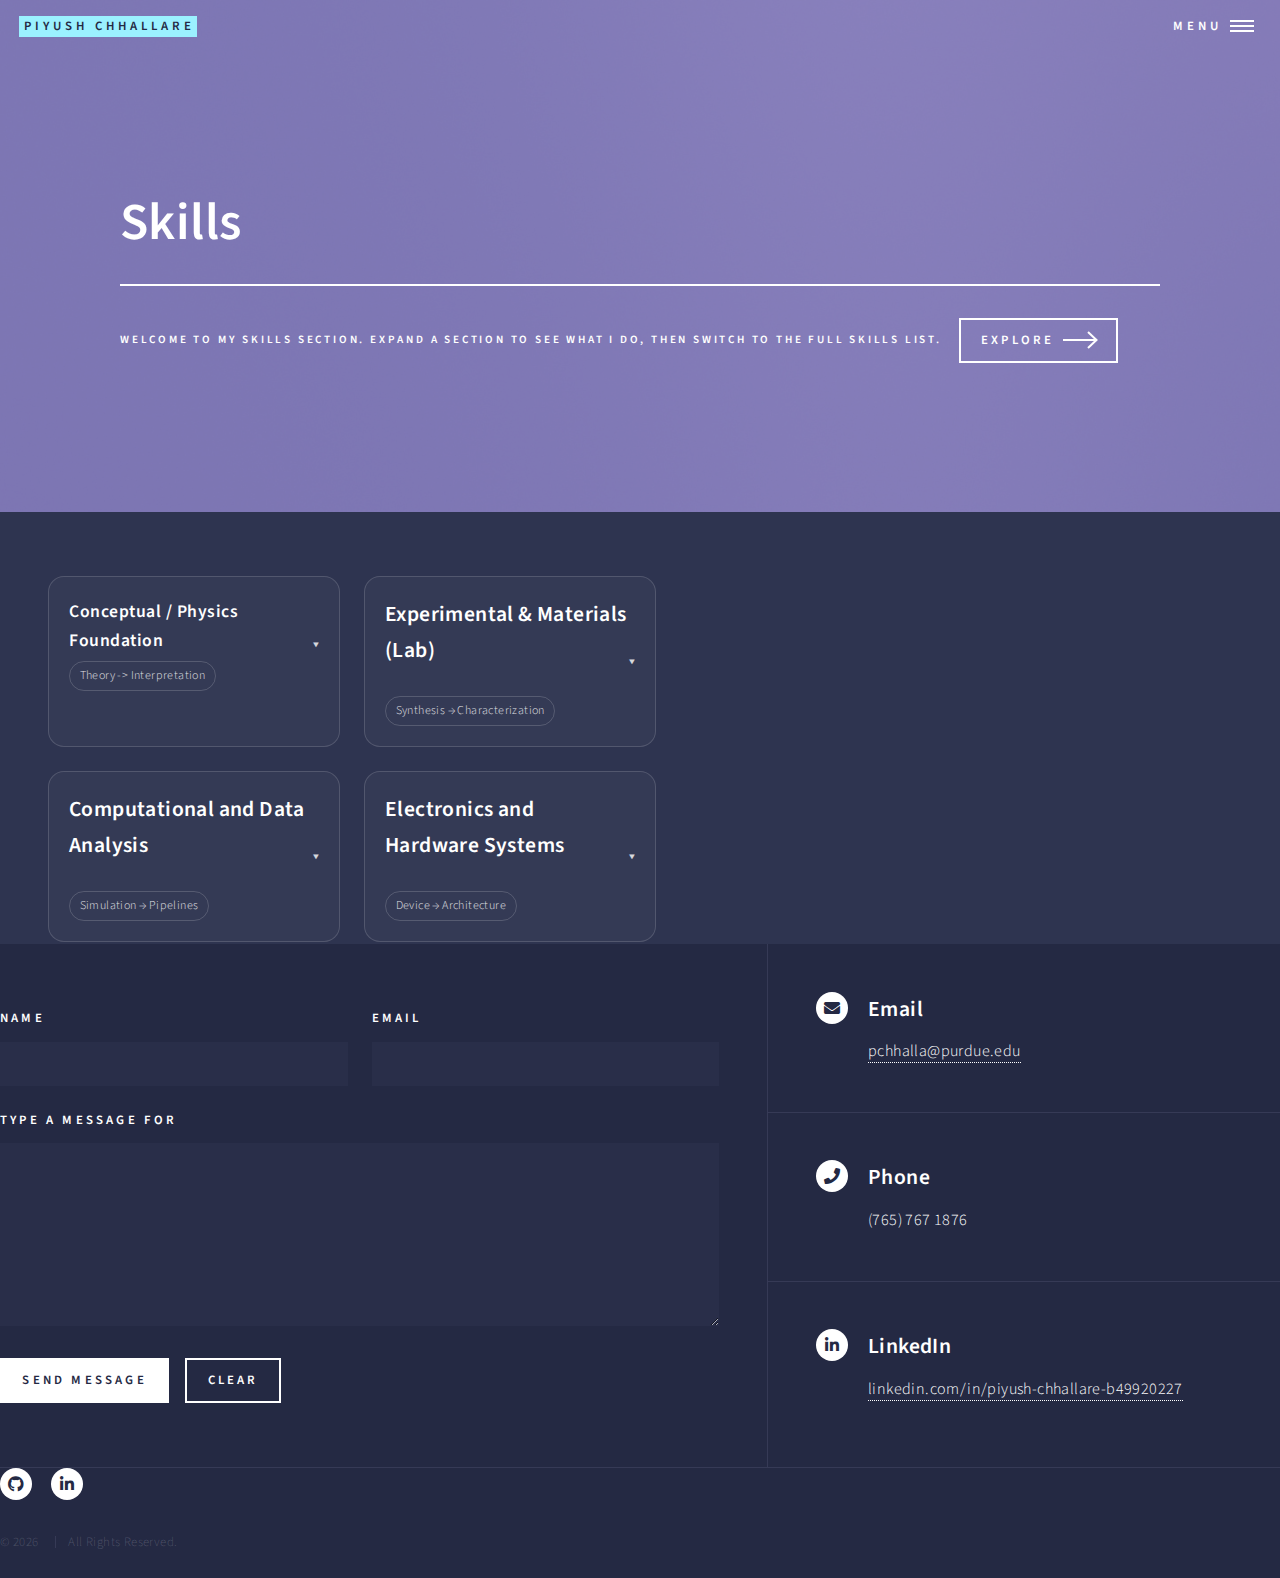
<file: skills.html>
<!DOCTYPE HTML>
<html>
	<head>
		<title> Piyush Chhallare</title>
		<meta charset="utf-8" />
		<meta name="viewport" content="width=device-width, initial-scale=1, user-scalable=no" />
		<link rel="stylesheet" href="assets/css/main.css" />
		<noscript><link rel="stylesheet" href="assets/css/noscript.css" /></noscript>
	</head>
	<body class="is-preload">

		<!-- Wrapper -->
			<div id="wrapper">

				<!-- Header -->
					<header id="header" class="alt">
						<a href="index.html" class="logo"><strong>Piyush Chhallare</strong></a>
						<nav>
							<a href="#menu">Menu</a>
						</nav>
					</header>

				<!-- Menu -->
					<nav id="menu">
						<ul class="links">
							<li><a href="index.html">Home</a></li>
							<li><a href="aboutme.html">About me</a></li>
							<li><a href="blog.html">Blog</a></li>
							<li><a href="contactme.html">Contact me</a></li>
						</ul>
					</nav>
          <!-- Banner -->
				<!-- Note: The "styleN" class below should match that of the header element. -->
					<section id="banner" class="style2">
						<div class="inner">
							<span class="image">
								<img src="images/pic07.jpg" alt="" />
							</span>
							<header class="major">
								<h1>Skills</h1>
							</header>
              <div class="content">
                <p>
                  Welcome to my skills section. Expand a section to see what I do, then switch to the full skills list. 
                </p>
                <ul class="actions">
									<li><a href="#skills-cards" class="button next scrolly">Explore</a></li>
								</ul>
              </div>
            </div>
          </section>
        <section id="skills-cards" class="spotlights">
          <section>
            <div class="content">
              <div class="inner">
                <div class="skills-grid">
                 <!--- Conceptual --->
                  <details class="skill-card" data-default view="desc">
                    <summary>
                      <div class="skill-title">
                        <h3>
                          Conceptual / Physics Foundation
                        </h3>
                        <span class="chip"> Theory -> Interpretation </span>
                      </div>
                      <span class="chev" aria-hidden="true">▾</span>  
                    </summary>
                    <div class="skill-body">
                      <div class="toggle-row">
                        <button class="toggle-btn is-active" type="button" data-view="desc"> What do I do </button>
                        <button class="toggle-btn is-active" type="button" data-view="skills"> Skills </button>
                      </div>
                      <div class="view view-desc is-visible">
                        <p class="skill-blurb">
                          I use condensed-matter and semiconductor physics to connect measurements to mechanisms—especially when
                  interpreting magnetic/electronic signatures at low temperatures and identifying next-step tests.
                        </p>
                      </div>
                      <div class="view view-skills">
                        <ul class="skill-list">
                        <li>Condensed Matter Physics</li>
                        <li>Quantum Magnetism/ QSL Concepts</li>
                        <li>Statistical Mechanics</li>
                        <li>Semiconductor Physics</li>
                        <li>Hardware Logic</li>
                        </ul>
                      </div>
                    </div>
                  </details>
                  <!-- Lab -->
                  <details class="skill-card" data-default view="desc">
                    <summary>
                      <div class="skill title">
                        <h3>
                          Experimental & Materials (Lab)
                        </h3>
                        <span class="chip">Synthesis → Characterization</span>
                      </div>
                      <span class="chev" aria-hidden="true">▾</span>
                    </summary>
                    <div class="skill-body">
                      <div class="toggle-row">
                        <button class="toggle-btn is-active" type="button" data-view="desc">What I do</button>
                        <button class="toggle-btn" type="button" data-view="skills">Skills</button>
                      </div>
                      <div class="view view-desc is-visible">
                        <p class="skill-blurb">
                          I synthesize and handle sensitive quantum materials and run end-to-end characterization workflows
                  (structure, magnetism, and transport) to map exotic magnetic/electronic behavior and its application in semiconductor devices.
                        </p>
                      </div>

                      <div class="view view-skills">
                        <ul class="skill-list">
                          <li>Crystal Flux Growth</li>
                          <li>Chemical Vapor Deposition</li>
                          <li>MPMS,PPMS</li>
                          <li>XRD, Laue Diffraction</li>
                          <li>XRF, SEM-EDX</li>
                          <li>Impedance Measurements, Van Der Paaw </li>
                          <li>Thin Film Deposition</li>
                          <li>Lithography, Etching</li>
                          <li>Oxidation, Diffusionm, Ion Implantation</li>
                          <li>PCB soldering, Circuit design</li>
                        </ul>
                      </div>
                    </div>
                  </details>

                  <!-- Computational -->
                  <details class="skill-card" data-default view="desc">
                    <summary>
                      <div class="skill title">
                        <h3>
                          Computational and Data Analysis
                        </h3>
                        <span class="chip">Simulation → Pipelines</span>
                      </div>
                      <span class="chev" aria-hidden="true">▾</span>
                    </summary>
                    <div class="skill-body">
                      <div class="toggle-row">
                        <button class="toggle-btn is-active" type="button" data-view="desc">What I do</button>
                        <button class="toggle-btn" type="button" data-view="skills">Skills</button>
                      </div>
                      <div class="view view-desc is-visible">
                        <p class="skill-blurb">
                          I build data pipelines that turn raw experimental/simulation outputs into interpretable plots,
                  statistically meaningful fits, and research-ready conclusions.
                        </p>
                      </div>

                      <div class="view view-skills">
                        <ul class="skill-list">
                          <li>Python, C++, R</li>
                          <li>Algorithm Development</li>
                          <li>Monte Carlo Simulations</li>
                          <li>Statistical and Graphical Analysis</li>
                          <li>Curve Fitting and Error Analysis</li>
                          <li>Introductory Qiskit and Q# </li>
                        </ul>
                      </div>
                    </div>
                  </details>

                  <!-- Hardware -->
                  <details class="skill-card" data-default view="desc">
                    <summary>
                      <div class="skill title">
                        <h3>
                          Electronics and Hardware Systems
                        </h3>
                        <span class="chip">Device → Architecture</span>
                      </div>
                      <span class="chev" aria-hidden="true">▾</span>
                    </summary>
                    <div class="skill-body">
                      <div class="toggle-row">
                        <button class="toggle-btn is-active" type="button" data-view="desc">What I do</button>
                        <button class="toggle-btn" type="button" data-view="skills">Skills</button>
                      </div>
                      <div class="view view-desc is-visible">
                        <p class="skill-blurb">
                          I bridge device-level semiconductor understanding with system-level hardware thinking, building intuition
                  for how constraints flow from physics to scalable architectures.
                        </p>
                      </div>

                      <div class="view view-skills">
                        <ul class="skill-list">
                          <li>VLSI</li>
                          <li>ASIC</li>
                          <li>FPGA</li>
                          <li>Computer Architecture</li>
                          <li>Computational Logic</li>
                          <li>Microarchitecture </li>
                          <li>Hardware Design</li>
                          <li>PLC,PLD,CPLD,PLA</li>
                        </ul>
                      </div>
                    </div>
                  </details>
                </div>
              </div>
            </div>
          </section>
        </section>
      </div>
    <!-- Contact -->
			<section id="contact">
						<div class="inner">
							<section>
								<form 
									action="https://formspree.io/f/maqdobdv"
									method="post"
									>
									<div class="fields">
										<div class="field half">
											<label for="name">Name</label>
											<input type="text" name="name" id="name" />
										</div>
										<div class="field half">
											<label for="email">Email</label>
											<input type="text" name="email" id="email" />
										</div>
										<div class="field">
											<label for="message">Type a message for </label>
											<textarea name="message" id="message" rows="6"></textarea>
										</div>
									</div>
									<ul class="actions">
										<li><input type="submit" value="Send Message" class="primary" /></li>
										<li><input type="reset" value="Clear" /></li>
									</ul>
								</form>
							</section>
							<section class="split">
								<section>
									<div class="contact-method">
										<span class="icon solid alt fa-envelope"></span>
										<h3>Email</h3>
										<a href="#">pchhalla@purdue.edu</a>
									</div>
								</section>
								<section>
									<div class="contact-method">
										<span class="icon solid alt fa-phone"></span>
										<h3>Phone</h3>
										<span>(765) 767 1876</span>
									</div>
								</section>
								<section>
									<div class="contact-method">
										<span class="icon brands alt fa-linkedin-in"></span>
										<h3>LinkedIn</h3>
										<span>
											<a href="https://www.linkedin.com/in/piyush-chhallare-b49920227/"
												<target="_blank">
												linkedin.com/in/piyush-chhallare-b49920227
											</a>
										</span>
									</div>
								</section>
							</section>
						</div>
					</section>

				<!-- Footer -->
					<footer id="footer">
						<div class="inner">
							<ul class="icons">
								<li><a href="#" class="icon brands alt fa-github"><span class="label">GitHub</span></a></li>
								<li><a href="https://www.linkedin.com/in/piyush-chhallare-b49920227/" class="icon brands alt fa-linkedin-in"><span class="label">LinkedIn</span></a></li>
							</ul>
							<ul class="copyright">
								<li>&copy; <span id="year"</span> Piyush Chhallare.</li>
								<li>All Rights Reserved.</li>
							</ul>
						</div>
					</footer>

			</div>

		<!-- Scripts -->
			<script src="assets/js/jquery.min.js"></script>
			<script src="assets/js/jquery.scrolly.min.js"></script>
			<script src="assets/js/jquery.scrollex.min.js"></script>
			<script src="assets/js/browser.min.js"></script>
			<script src="assets/js/breakpoints.min.js"></script>
			<script src="assets/js/util.js"></script>
			<script src="assets/js/main.js"></script>
			<script>
				document.getElementById("year").textContent = new Date().getFullYear();
			</script>
      <script>
      document.querySelectorAll('.skill-card').forEach(card => {
        const buttons = card.querySelectorAll('.toggle-btn');
        const views = card.querySelectorAll('.view');
    
        function setView(viewName){
          buttons.forEach(b => b.classList.toggle('is-active', b.dataset.view === viewName));
          views.forEach(v => v.classList.toggle('is-visible', v.classList.contains(`view-${viewName}`)));
        }
    
        setView(card.dataset.defaultView || 'desc');
    
        buttons.forEach(btn => {
          btn.addEventListener('click', (e) => {
            e.preventDefault();
            e.stopPropagation(); // prevents toggling the <details> when clicking buttons
            setView(btn.dataset.view);
          });
        });
    
        card.addEventListener('toggle', () => {
          if (card.open) setView(card.dataset.defaultView || 'desc');
        });
      });
      </script>
  </body>

</html>
</file>
<file: assets/css/noscript.css>
/*
	Forty by HTML5 UP
	html5up.net | @ajlkn
	Free for personal and commercial use under the CCA 3.0 license (html5up.net/license)
*/

/* Banner */

	body.is-preload #banner:after {
		opacity: 0.85;
	}

	body.is-preload #banner > .inner {
		-moz-filter: none;
		-webkit-filter: none;
		-ms-filter: none;
		filter: none;
		-moz-transform: none;
		-webkit-transform: none;
		-ms-transform: none;
		transform: none;
		opacity: 1;
	}
</file>
<file: assets/css/main.css>
@import url(fontawesome-all.min.css);
@import url("https://fonts.googleapis.com/css?family=Source+Sans+Pro:300,300italic,600,600italic");

/*
	Forty by HTML5 UP
	html5up.net | @ajlkn
	Free for personal and commercial use under the CCA 3.0 license (html5up.net/license)

*/

html, body, div, span, applet, object,
iframe, h1, h2, h3, h4, h5, h6, p, blockquote,
pre, a, abbr, acronym, address, big, cite,
code, del, dfn, em, img, ins, kbd, q, s, samp,
small, strike, strong, sub, sup, tt, var, b,
u, i, center, dl, dt, dd, ol, ul, li, fieldset,
form, label, legend, table, caption, tbody,
tfoot, thead, tr, th, td, article, aside,
canvas, details, embed, figure, figcaption,
footer, header, hgroup, menu, nav, output, ruby,
section, summary, time, mark, audio, video {
	margin: 0;
	padding: 0;
	border: 0;
	font-size: 100%;
	font: inherit;
	vertical-align: baseline;}

article, aside, details, figcaption, figure,
footer, header, hgroup, menu, nav, section {
	display: block;}

body {
	line-height: 1;
}

ol, ul {
	list-style: none;
}

blockquote, q {
	quotes: none;
}

	blockquote:before, blockquote:after, q:before, q:after {
		content: '';
		content: none;
	}

table {
	border-collapse: collapse;
	border-spacing: 0;
}

body {
	-webkit-text-size-adjust: none;
}

mark {
	background-color: transparent;
	color: inherit;
}

input::-moz-focus-inner {
	border: 0;
	padding: 0;
}

input, select, textarea {
	-moz-appearance: none;
	-webkit-appearance: none;
	-ms-appearance: none;
	appearance: none;
}

/* Basic */

	@-ms-viewport {
		width: device-width;
	}

	body {
		-ms-overflow-style: scrollbar;
	}

	@media screen and (max-width: 480px) {

		html, body {
			min-width: 320px;
		}

	}

	html {
		box-sizing: border-box;
	}

	*, *:before, *:after {
		box-sizing: inherit;
	}

	body {
		background: #242943;
	}

		body.is-preload *, body.is-preload *:before, body.is-preload *:after {
			-moz-animation: none !important;
			-webkit-animation: none !important;
			-ms-animation: none !important;
			animation: none !important;
			-moz-transition: none !important;
			-webkit-transition: none !important;
			-ms-transition: none !important;
			transition: none !important;
		}

/* Type */

	body, input, select, textarea {
		color: #ffffff;
		font-family: "Source Sans Pro", Helvetica, sans-serif;
		font-size: 17pt;
		font-weight: 300;
		letter-spacing: 0.025em;
		line-height: 1.65;
	}

		@media screen and (max-width: 1680px) {

			body, input, select, textarea {
				font-size: 14pt;
			}

		}

		@media screen and (max-width: 1280px) {

			body, input, select, textarea {
				font-size: 12pt;
			}

		}

		@media screen and (max-width: 360px) {

			body, input, select, textarea {
				font-size: 11pt;
			}

		}

	a {
		-moz-transition: color 0.2s ease-in-out, border-bottom-color 0.2s ease-in-out;
		-webkit-transition: color 0.2s ease-in-out, border-bottom-color 0.2s ease-in-out;
		-ms-transition: color 0.2s ease-in-out, border-bottom-color 0.2s ease-in-out;
		transition: color 0.2s ease-in-out, border-bottom-color 0.2s ease-in-out;
		border-bottom: dotted 1px;
		color: inherit;
		text-decoration: none;
	}

		a:hover {
			border-bottom-color: transparent;
			color: #9bf1ff !important;
		}

		a:active {
			color: #53e3fb !important;
		}

	strong, b {
		color: #ffffff;
		font-weight: 600;
	}

	em, i {
		font-style: italic;
	}

	p {
		margin: 0 0 2em 0;
	}

	h1, h2, h3, h4, h5, h6 {
		color: #ffffff;
		font-weight: 600;
		line-height: 1.65;
		margin: 0 0 1em 0;
	}

		h1 a, h2 a, h3 a, h4 a, h5 a, h6 a {
			color: inherit;
			border-bottom: 0;
		}

	h1 {
		font-size: 2.5em;
	}

	h2 {
		font-size: 1.75em;
	}

	h3 {
		font-size: 1.35em;
	}

	h4 {
		font-size: 1.1em;
	}

	h5 {
		font-size: 0.9em;
	}

	h6 {
		font-size: 0.7em;
	}

	@media screen and (max-width: 736px) {

		h1 {
			font-size: 2em;
		}

		h2 {
			font-size: 1.5em;
		}

		h3 {
			font-size: 1.25em;
		}

	}

	sub {
		font-size: 0.8em;
		position: relative;
		top: 0.5em;
	}

	sup {
		font-size: 0.8em;
		position: relative;
		top: -0.5em;
	}

	blockquote {
		border-left: solid 4px rgba(212, 212, 255, 0.1);
		font-style: italic;
		margin: 0 0 2em 0;
		padding: 0.5em 0 0.5em 2em;
	}

	code {
		background: rgba(212, 212, 255, 0.035);
		font-family: "Courier New", monospace;
		font-size: 0.9em;
		margin: 0 0.25em;
		padding: 0.25em 0.65em;
	}

	pre {
		-webkit-overflow-scrolling: touch;
		font-family: "Courier New", monospace;
		font-size: 0.9em;
		margin: 0 0 2em 0;
	}

		pre code {
			display: block;
			line-height: 1.75;
			padding: 1em 1.5em;
			overflow-x: auto;
		}

	hr {
		border: 0;
		border-bottom: solid 1px rgba(212, 212, 255, 0.1);
		margin: 2em 0;
	}

		hr.major {
			margin: 3em 0;
		}

	.align-left {
		text-align: left;
	}

	.align-center {
		text-align: center;
	}

	.align-right {
		text-align: right;
	}

/* Row */

	.row {
		display: flex;
		flex-wrap: wrap;
		box-sizing: border-box;
		align-items: stretch;
	}

		.row > * {
			box-sizing: border-box;
		}

		.row.gtr-uniform > * > :last-child {
			margin-bottom: 0;
		}

		.row.aln-left {
			justify-content: flex-start;
		}

		.row.aln-center {
			justify-content: center;
		}

		.row.aln-right {
			justify-content: flex-end;
		}

		.row.aln-top {
			align-items: flex-start;
		}

		.row.aln-middle {
			align-items: center;
		}

		.row.aln-bottom {
			align-items: flex-end;
		}

		.row > .imp {
			order: -1;
		}

		.row > .col-1 {
			width: 8.33333%;
		}

		.row > .off-1 {
			margin-left: 8.33333%;
		}

		.row > .col-2 {
			width: 16.66667%;
		}

		.row > .off-2 {
			margin-left: 16.66667%;
		}

		.row > .col-3 {
			width: 25%;
		}

		.row > .off-3 {
			margin-left: 25%;
		}

		.row > .col-4 {
			width: 33.33333%;
		}

		.row > .off-4 {
			margin-left: 33.33333%;
		}

		.row > .col-5 {
			width: 41.66667%;
		}

		.row > .off-5 {
			margin-left: 41.66667%;
		}

		.row > .col-6 {
			width: 50%;
		}

		.row > .off-6 {
			margin-left: 50%;
		}

		.row > .col-7 {
			width: 58.33333%;
		}

		.row > .off-7 {
			margin-left: 58.33333%;
		}

		.row > .col-8 {
			width: 66.66667%;
		}

		.row > .off-8 {
			margin-left: 66.66667%;
		}

		.row > .col-9 {
			width: 75%;
		}

		.row > .off-9 {
			margin-left: 75%;
		}

		.row > .col-10 {
			width: 83.33333%;
		}

		.row > .off-10 {
			margin-left: 83.33333%;
		}

		.row > .col-11 {
			width: 91.66667%;
		}

		.row > .off-11 {
			margin-left: 91.66667%;
		}

		.row > .col-12 {
			width: 100%;
		}

		.row > .off-12 {
			margin-left: 100%;
		}

		.row.gtr-0 {
			margin-top: 0;
			margin-left: 0em;
		}

			.row.gtr-0 > * {
				padding: 0 0 0 0em;
			}

			.row.gtr-0.gtr-uniform {
				margin-top: 0em;
			}

				.row.gtr-0.gtr-uniform > * {
					padding-top: 0em;
				}

		.row.gtr-25 {
			margin-top: 0;
			margin-left: -0.5em;
		}

			.row.gtr-25 > * {
				padding: 0 0 0 0.5em;
			}

			.row.gtr-25.gtr-uniform {
				margin-top: -0.5em;
			}

				.row.gtr-25.gtr-uniform > * {
					padding-top: 0.5em;
				}

		.row.gtr-50 {
			margin-top: 0;
			margin-left: -1em;
		}

			.row.gtr-50 > * {
				padding: 0 0 0 1em;
			}

			.row.gtr-50.gtr-uniform {
				margin-top: -1em;
			}

				.row.gtr-50.gtr-uniform > * {
					padding-top: 1em;
				}

		.row {
			margin-top: 0;
			margin-left: -2em;
		}

			.row > * {
				padding: 0 0 0 2em;
			}

			.row.gtr-uniform {
				margin-top: -2em;
			}

				.row.gtr-uniform > * {
					padding-top: 2em;
				}

		.row.gtr-150 {
			margin-top: 0;
			margin-left: -3em;
		}

			.row.gtr-150 > * {
				padding: 0 0 0 3em;
			}

			.row.gtr-150.gtr-uniform {
				margin-top: -3em;
			}

				.row.gtr-150.gtr-uniform > * {
					padding-top: 3em;
				}

		.row.gtr-200 {
			margin-top: 0;
			margin-left: -4em;
		}

			.row.gtr-200 > * {
				padding: 0 0 0 4em;
			}

			.row.gtr-200.gtr-uniform {
				margin-top: -4em;
			}

				.row.gtr-200.gtr-uniform > * {
					padding-top: 4em;
				}

		@media screen and (max-width: 1680px) {

			.row {
				display: flex;
				flex-wrap: wrap;
				box-sizing: border-box;
				align-items: stretch;
			}

				.row > * {
					box-sizing: border-box;
				}

				.row.gtr-uniform > * > :last-child {
					margin-bottom: 0;
				}

				.row.aln-left {
					justify-content: flex-start;
				}

				.row.aln-center {
					justify-content: center;
				}

				.row.aln-right {
					justify-content: flex-end;
				}

				.row.aln-top {
					align-items: flex-start;
				}

				.row.aln-middle {
					align-items: center;
				}

				.row.aln-bottom {
					align-items: flex-end;
				}

				.row > .imp-xlarge {
					order: -1;
				}

				.row > .col-1-xlarge {
					width: 8.33333%;
				}

				.row > .off-1-xlarge {
					margin-left: 8.33333%;
				}

				.row > .col-2-xlarge {
					width: 16.66667%;
				}

				.row > .off-2-xlarge {
					margin-left: 16.66667%;
				}

				.row > .col-3-xlarge {
					width: 25%;
				}

				.row > .off-3-xlarge {
					margin-left: 25%;
				}

				.row > .col-4-xlarge {
					width: 33.33333%;
				}

				.row > .off-4-xlarge {
					margin-left: 33.33333%;
				}

				.row > .col-5-xlarge {
					width: 41.66667%;
				}

				.row > .off-5-xlarge {
					margin-left: 41.66667%;
				}

				.row > .col-6-xlarge {
					width: 50%;
				}

				.row > .off-6-xlarge {
					margin-left: 50%;
				}

				.row > .col-7-xlarge {
					width: 58.33333%;
				}

				.row > .off-7-xlarge {
					margin-left: 58.33333%;
				}

				.row > .col-8-xlarge {
					width: 66.66667%;
				}

				.row > .off-8-xlarge {
					margin-left: 66.66667%;
				}

				.row > .col-9-xlarge {
					width: 75%;
				}

				.row > .off-9-xlarge {
					margin-left: 75%;
				}

				.row > .col-10-xlarge {
					width: 83.33333%;
				}

				.row > .off-10-xlarge {
					margin-left: 83.33333%;
				}

				.row > .col-11-xlarge {
					width: 91.66667%;
				}

				.row > .off-11-xlarge {
					margin-left: 91.66667%;
				}

				.row > .col-12-xlarge {
					width: 100%;
				}

				.row > .off-12-xlarge {
					margin-left: 100%;
				}

				.row.gtr-0 {
					margin-top: 0;
					margin-left: 0em;
				}

					.row.gtr-0 > * {
						padding: 0 0 0 0em;
					}

					.row.gtr-0.gtr-uniform {
						margin-top: 0em;
					}

						.row.gtr-0.gtr-uniform > * {
							padding-top: 0em;
						}

				.row.gtr-25 {
					margin-top: 0;
					margin-left: -0.5em;
				}

					.row.gtr-25 > * {
						padding: 0 0 0 0.5em;
					}

					.row.gtr-25.gtr-uniform {
						margin-top: -0.5em;
					}

						.row.gtr-25.gtr-uniform > * {
							padding-top: 0.5em;
						}

				.row.gtr-50 {
					margin-top: 0;
					margin-left: -1em;
				}

					.row.gtr-50 > * {
						padding: 0 0 0 1em;
					}

					.row.gtr-50.gtr-uniform {
						margin-top: -1em;
					}

						.row.gtr-50.gtr-uniform > * {
							padding-top: 1em;
						}

				.row {
					margin-top: 0;
					margin-left: -2em;
				}

					.row > * {
						padding: 0 0 0 2em;
					}

					.row.gtr-uniform {
						margin-top: -2em;
					}

						.row.gtr-uniform > * {
							padding-top: 2em;
						}

				.row.gtr-150 {
					margin-top: 0;
					margin-left: -3em;
				}

					.row.gtr-150 > * {
						padding: 0 0 0 3em;
					}

					.row.gtr-150.gtr-uniform {
						margin-top: -3em;
					}

						.row.gtr-150.gtr-uniform > * {
							padding-top: 3em;
						}

				.row.gtr-200 {
					margin-top: 0;
					margin-left: -4em;
				}

					.row.gtr-200 > * {
						padding: 0 0 0 4em;
					}

					.row.gtr-200.gtr-uniform {
						margin-top: -4em;
					}

						.row.gtr-200.gtr-uniform > * {
							padding-top: 4em;
						}

		}

		@media screen and (max-width: 1280px) {

			.row {
				display: flex;
				flex-wrap: wrap;
				box-sizing: border-box;
				align-items: stretch;
			}

				.row > * {
					box-sizing: border-box;
				}

				.row.gtr-uniform > * > :last-child {
					margin-bottom: 0;
				}

				.row.aln-left {
					justify-content: flex-start;
				}

				.row.aln-center {
					justify-content: center;
				}

				.row.aln-right {
					justify-content: flex-end;
				}

				.row.aln-top {
					align-items: flex-start;
				}

				.row.aln-middle {
					align-items: center;
				}

				.row.aln-bottom {
					align-items: flex-end;
				}

				.row > .imp-large {
					order: -1;
				}

				.row > .col-1-large {
					width: 8.33333%;
				}

				.row > .off-1-large {
					margin-left: 8.33333%;
				}

				.row > .col-2-large {
					width: 16.66667%;
				}

				.row > .off-2-large {
					margin-left: 16.66667%;
				}

				.row > .col-3-large {
					width: 25%;
				}

				.row > .off-3-large {
					margin-left: 25%;
				}

				.row > .col-4-large {
					width: 33.33333%;
				}

				.row > .off-4-large {
					margin-left: 33.33333%;
				}

				.row > .col-5-large {
					width: 41.66667%;
				}

				.row > .off-5-large {
					margin-left: 41.66667%;
				}

				.row > .col-6-large {
					width: 50%;
				}

				.row > .off-6-large {
					margin-left: 50%;
				}

				.row > .col-7-large {
					width: 58.33333%;
				}

				.row > .off-7-large {
					margin-left: 58.33333%;
				}

				.row > .col-8-large {
					width: 66.66667%;
				}

				.row > .off-8-large {
					margin-left: 66.66667%;
				}

				.row > .col-9-large {
					width: 75%;
				}

				.row > .off-9-large {
					margin-left: 75%;
				}

				.row > .col-10-large {
					width: 83.33333%;
				}

				.row > .off-10-large {
					margin-left: 83.33333%;
				}

				.row > .col-11-large {
					width: 91.66667%;
				}

				.row > .off-11-large {
					margin-left: 91.66667%;
				}

				.row > .col-12-large {
					width: 100%;
				}

				.row > .off-12-large {
					margin-left: 100%;
				}

				.row.gtr-0 {
					margin-top: 0;
					margin-left: 0em;
				}

					.row.gtr-0 > * {
						padding: 0 0 0 0em;
					}

					.row.gtr-0.gtr-uniform {
						margin-top: 0em;
					}

						.row.gtr-0.gtr-uniform > * {
							padding-top: 0em;
						}

				.row.gtr-25 {
					margin-top: 0;
					margin-left: -0.375em;
				}

					.row.gtr-25 > * {
						padding: 0 0 0 0.375em;
					}

					.row.gtr-25.gtr-uniform {
						margin-top: -0.375em;
					}

						.row.gtr-25.gtr-uniform > * {
							padding-top: 0.375em;
						}

				.row.gtr-50 {
					margin-top: 0;
					margin-left: -0.75em;
				}

					.row.gtr-50 > * {
						padding: 0 0 0 0.75em;
					}

					.row.gtr-50.gtr-uniform {
						margin-top: -0.75em;
					}

						.row.gtr-50.gtr-uniform > * {
							padding-top: 0.75em;
						}

				.row {
					margin-top: 0;
					margin-left: -1.5em;
				}

					.row > * {
						padding: 0 0 0 1.5em;
					}

					.row.gtr-uniform {
						margin-top: -1.5em;
					}

						.row.gtr-uniform > * {
							padding-top: 1.5em;
						}

				.row.gtr-150 {
					margin-top: 0;
					margin-left: -2.25em;
				}

					.row.gtr-150 > * {
						padding: 0 0 0 2.25em;
					}

					.row.gtr-150.gtr-uniform {
						margin-top: -2.25em;
					}

						.row.gtr-150.gtr-uniform > * {
							padding-top: 2.25em;
						}

				.row.gtr-200 {
					margin-top: 0;
					margin-left: -3em;
				}

					.row.gtr-200 > * {
						padding: 0 0 0 3em;
					}

					.row.gtr-200.gtr-uniform {
						margin-top: -3em;
					}

						.row.gtr-200.gtr-uniform > * {
							padding-top: 3em;
						}

		}

		@media screen and (max-width: 980px) {

			.row {
				display: flex;
				flex-wrap: wrap;
				box-sizing: border-box;
				align-items: stretch;
			}

				.row > * {
					box-sizing: border-box;
				}

				.row.gtr-uniform > * > :last-child {
					margin-bottom: 0;
				}

				.row.aln-left {
					justify-content: flex-start;
				}

				.row.aln-center {
					justify-content: center;
				}

				.row.aln-right {
					justify-content: flex-end;
				}

				.row.aln-top {
					align-items: flex-start;
				}

				.row.aln-middle {
					align-items: center;
				}

				.row.aln-bottom {
					align-items: flex-end;
				}

				.row > .imp-medium {
					order: -1;
				}

				.row > .col-1-medium {
					width: 8.33333%;
				}

				.row > .off-1-medium {
					margin-left: 8.33333%;
				}

				.row > .col-2-medium {
					width: 16.66667%;
				}

				.row > .off-2-medium {
					margin-left: 16.66667%;
				}

				.row > .col-3-medium {
					width: 25%;
				}

				.row > .off-3-medium {
					margin-left: 25%;
				}

				.row > .col-4-medium {
					width: 33.33333%;
				}

				.row > .off-4-medium {
					margin-left: 33.33333%;
				}

				.row > .col-5-medium {
					width: 41.66667%;
				}

				.row > .off-5-medium {
					margin-left: 41.66667%;
				}

				.row > .col-6-medium {
					width: 50%;
				}

				.row > .off-6-medium {
					margin-left: 50%;
				}

				.row > .col-7-medium {
					width: 58.33333%;
				}

				.row > .off-7-medium {
					margin-left: 58.33333%;
				}

				.row > .col-8-medium {
					width: 66.66667%;
				}

				.row > .off-8-medium {
					margin-left: 66.66667%;
				}

				.row > .col-9-medium {
					width: 75%;
				}

				.row > .off-9-medium {
					margin-left: 75%;
				}

				.row > .col-10-medium {
					width: 83.33333%;
				}

				.row > .off-10-medium {
					margin-left: 83.33333%;
				}

				.row > .col-11-medium {
					width: 91.66667%;
				}

				.row > .off-11-medium {
					margin-left: 91.66667%;
				}

				.row > .col-12-medium {
					width: 100%;
				}

				.row > .off-12-medium {
					margin-left: 100%;
				}

				.row.gtr-0 {
					margin-top: 0;
					margin-left: 0em;
				}

					.row.gtr-0 > * {
						padding: 0 0 0 0em;
					}

					.row.gtr-0.gtr-uniform {
						margin-top: 0em;
					}

						.row.gtr-0.gtr-uniform > * {
							padding-top: 0em;
						}

				.row.gtr-25 {
					margin-top: 0;
					margin-left: -0.375em;
				}

					.row.gtr-25 > * {
						padding: 0 0 0 0.375em;
					}

					.row.gtr-25.gtr-uniform {
						margin-top: -0.375em;
					}

						.row.gtr-25.gtr-uniform > * {
							padding-top: 0.375em;
						}

				.row.gtr-50 {
					margin-top: 0;
					margin-left: -0.75em;
				}

					.row.gtr-50 > * {
						padding: 0 0 0 0.75em;
					}

					.row.gtr-50.gtr-uniform {
						margin-top: -0.75em;
					}

						.row.gtr-50.gtr-uniform > * {
							padding-top: 0.75em;
						}

				.row {
					margin-top: 0;
					margin-left: -1.5em;
				}

					.row > * {
						padding: 0 0 0 1.5em;
					}

					.row.gtr-uniform {
						margin-top: -1.5em;
					}

						.row.gtr-uniform > * {
							padding-top: 1.5em;
						}

				.row.gtr-150 {
					margin-top: 0;
					margin-left: -2.25em;
				}

					.row.gtr-150 > * {
						padding: 0 0 0 2.25em;
					}

					.row.gtr-150.gtr-uniform {
						margin-top: -2.25em;
					}

						.row.gtr-150.gtr-uniform > * {
							padding-top: 2.25em;
						}

				.row.gtr-200 {
					margin-top: 0;
					margin-left: -3em;
				}

					.row.gtr-200 > * {
						padding: 0 0 0 3em;
					}

					.row.gtr-200.gtr-uniform {
						margin-top: -3em;
					}

						.row.gtr-200.gtr-uniform > * {
							padding-top: 3em;
						}

		}

		@media screen and (max-width: 736px) {

			.row {
				display: flex;
				flex-wrap: wrap;
				box-sizing: border-box;
				align-items: stretch;
			}

				.row > * {
					box-sizing: border-box;
				}

				.row.gtr-uniform > * > :last-child {
					margin-bottom: 0;
				}

				.row.aln-left {
					justify-content: flex-start;
				}

				.row.aln-center {
					justify-content: center;
				}

				.row.aln-right {
					justify-content: flex-end;
				}

				.row.aln-top {
					align-items: flex-start;
				}

				.row.aln-middle {
					align-items: center;
				}

				.row.aln-bottom {
					align-items: flex-end;
				}

				.row > .imp-small {
					order: -1;
				}

				.row > .col-1-small {
					width: 8.33333%;
				}

				.row > .off-1-small {
					margin-left: 8.33333%;
				}

				.row > .col-2-small {
					width: 16.66667%;
				}

				.row > .off-2-small {
					margin-left: 16.66667%;
				}

				.row > .col-3-small {
					width: 25%;
				}

				.row > .off-3-small {
					margin-left: 25%;
				}

				.row > .col-4-small {
					width: 33.33333%;
				}

				.row > .off-4-small {
					margin-left: 33.33333%;
				}

				.row > .col-5-small {
					width: 41.66667%;
				}

				.row > .off-5-small {
					margin-left: 41.66667%;
				}

				.row > .col-6-small {
					width: 50%;
				}

				.row > .off-6-small {
					margin-left: 50%;
				}

				.row > .col-7-small {
					width: 58.33333%;
				}

				.row > .off-7-small {
					margin-left: 58.33333%;
				}

				.row > .col-8-small {
					width: 66.66667%;
				}

				.row > .off-8-small {
					margin-left: 66.66667%;
				}

				.row > .col-9-small {
					width: 75%;
				}

				.row > .off-9-small {
					margin-left: 75%;
				}

				.row > .col-10-small {
					width: 83.33333%;
				}

				.row > .off-10-small {
					margin-left: 83.33333%;
				}

				.row > .col-11-small {
					width: 91.66667%;
				}

				.row > .off-11-small {
					margin-left: 91.66667%;
				}

				.row > .col-12-small {
					width: 100%;
				}

				.row > .off-12-small {
					margin-left: 100%;
				}

				.row.gtr-0 {
					margin-top: 0;
					margin-left: 0em;
				}

					.row.gtr-0 > * {
						padding: 0 0 0 0em;
					}

					.row.gtr-0.gtr-uniform {
						margin-top: 0em;
					}

						.row.gtr-0.gtr-uniform > * {
							padding-top: 0em;
						}

				.row.gtr-25 {
					margin-top: 0;
					margin-left: -0.3125em;
				}

					.row.gtr-25 > * {
						padding: 0 0 0 0.3125em;
					}

					.row.gtr-25.gtr-uniform {
						margin-top: -0.3125em;
					}

						.row.gtr-25.gtr-uniform > * {
							padding-top: 0.3125em;
						}

				.row.gtr-50 {
					margin-top: 0;
					margin-left: -0.625em;
				}

					.row.gtr-50 > * {
						padding: 0 0 0 0.625em;
					}

					.row.gtr-50.gtr-uniform {
						margin-top: -0.625em;
					}

						.row.gtr-50.gtr-uniform > * {
							padding-top: 0.625em;
						}

				.row {
					margin-top: 0;
					margin-left: -1.25em;
				}

					.row > * {
						padding: 0 0 0 1.25em;
					}

					.row.gtr-uniform {
						margin-top: -1.25em;
					}

						.row.gtr-uniform > * {
							padding-top: 1.25em;
						}

				.row.gtr-150 {
					margin-top: 0;
					margin-left: -1.875em;
				}

					.row.gtr-150 > * {
						padding: 0 0 0 1.875em;
					}

					.row.gtr-150.gtr-uniform {
						margin-top: -1.875em;
					}

						.row.gtr-150.gtr-uniform > * {
							padding-top: 1.875em;
						}

				.row.gtr-200 {
					margin-top: 0;
					margin-left: -2.5em;
				}

					.row.gtr-200 > * {
						padding: 0 0 0 2.5em;
					}

					.row.gtr-200.gtr-uniform {
						margin-top: -2.5em;
					}

						.row.gtr-200.gtr-uniform > * {
							padding-top: 2.5em;
						}

		}

		@media screen and (max-width: 480px) {

			.row {
				display: flex;
				flex-wrap: wrap;
				box-sizing: border-box;
				align-items: stretch;
			}

				.row > * {
					box-sizing: border-box;
				}

				.row.gtr-uniform > * > :last-child {
					margin-bottom: 0;
				}

				.row.aln-left {
					justify-content: flex-start;
				}

				.row.aln-center {
					justify-content: center;
				}

				.row.aln-right {
					justify-content: flex-end;
				}

				.row.aln-top {
					align-items: flex-start;
				}

				.row.aln-middle {
					align-items: center;
				}

				.row.aln-bottom {
					align-items: flex-end;
				}

				.row > .imp-xsmall {
					order: -1;
				}

				.row > .col-1-xsmall {
					width: 8.33333%;
				}

				.row > .off-1-xsmall {
					margin-left: 8.33333%;
				}

				.row > .col-2-xsmall {
					width: 16.66667%;
				}

				.row > .off-2-xsmall {
					margin-left: 16.66667%;
				}

				.row > .col-3-xsmall {
					width: 25%;
				}

				.row > .off-3-xsmall {
					margin-left: 25%;
				}

				.row > .col-4-xsmall {
					width: 33.33333%;
				}

				.row > .off-4-xsmall {
					margin-left: 33.33333%;
				}

				.row > .col-5-xsmall {
					width: 41.66667%;
				}

				.row > .off-5-xsmall {
					margin-left: 41.66667%;
				}

				.row > .col-6-xsmall {
					width: 50%;
				}

				.row > .off-6-xsmall {
					margin-left: 50%;
				}

				.row > .col-7-xsmall {
					width: 58.33333%;
				}

				.row > .off-7-xsmall {
					margin-left: 58.33333%;
				}

				.row > .col-8-xsmall {
					width: 66.66667%;
				}

				.row > .off-8-xsmall {
					margin-left: 66.66667%;
				}

				.row > .col-9-xsmall {
					width: 75%;
				}

				.row > .off-9-xsmall {
					margin-left: 75%;
				}

				.row > .col-10-xsmall {
					width: 83.33333%;
				}

				.row > .off-10-xsmall {
					margin-left: 83.33333%;
				}

				.row > .col-11-xsmall {
					width: 91.66667%;
				}

				.row > .off-11-xsmall {
					margin-left: 91.66667%;
				}

				.row > .col-12-xsmall {
					width: 100%;
				}

				.row > .off-12-xsmall {
					margin-left: 100%;
				}

				.row.gtr-0 {
					margin-top: 0;
					margin-left: 0em;
				}

					.row.gtr-0 > * {
						padding: 0 0 0 0em;
					}

					.row.gtr-0.gtr-uniform {
						margin-top: 0em;
					}

						.row.gtr-0.gtr-uniform > * {
							padding-top: 0em;
						}

				.row.gtr-25 {
					margin-top: 0;
					margin-left: -0.3125em;
				}

					.row.gtr-25 > * {
						padding: 0 0 0 0.3125em;
					}

					.row.gtr-25.gtr-uniform {
						margin-top: -0.3125em;
					}

						.row.gtr-25.gtr-uniform > * {
							padding-top: 0.3125em;
						}

				.row.gtr-50 {
					margin-top: 0;
					margin-left: -0.625em;
				}

					.row.gtr-50 > * {
						padding: 0 0 0 0.625em;
					}

					.row.gtr-50.gtr-uniform {
						margin-top: -0.625em;
					}

						.row.gtr-50.gtr-uniform > * {
							padding-top: 0.625em;
						}

				.row {
					margin-top: 0;
					margin-left: -1.25em;
				}

					.row > * {
						padding: 0 0 0 1.25em;
					}

					.row.gtr-uniform {
						margin-top: -1.25em;
					}

						.row.gtr-uniform > * {
							padding-top: 1.25em;
						}

				.row.gtr-150 {
					margin-top: 0;
					margin-left: -1.875em;
				}

					.row.gtr-150 > * {
						padding: 0 0 0 1.875em;
					}

					.row.gtr-150.gtr-uniform {
						margin-top: -1.875em;
					}

						.row.gtr-150.gtr-uniform > * {
							padding-top: 1.875em;
						}

				.row.gtr-200 {
					margin-top: 0;
					margin-left: -2.5em;
				}

					.row.gtr-200 > * {
						padding: 0 0 0 2.5em;
					}

					.row.gtr-200.gtr-uniform {
						margin-top: -2.5em;
					}

						.row.gtr-200.gtr-uniform > * {
							padding-top: 2.5em;
						}

		}

/* Section/Article */

	section.special, article.special {
		text-align: center;
	}

	header.major {
		width: -moz-max-content;
		width: -webkit-max-content;
		width: -ms-max-content;
		width: max-content;
		margin-bottom: 2em;
	}

		header.major > :first-child {
			margin-bottom: 0;
			width: calc(100% + 0.5em);
		}

			header.major > :first-child:after {
				content: '';
				background-color: #ffffff;
				display: block;
				height: 2px;
				margin: 0.325em 0 0.5em 0;
				width: 100%;
			}

		header.major > p {
			font-size: 0.7em;
			font-weight: 600;
			letter-spacing: 0.25em;
			margin-bottom: 0;
			text-transform: uppercase;
		}

		body.is-ie header.major > :first-child:after {
			max-width: 9em;
		}

		body.is-ie header.major > h1:after {
			max-width: 100% !important;
		}

	@media screen and (max-width: 736px) {

		header.major > p br {
			display: none;
		}

	}

/* Form */

	form {
		margin: 0 0 2em 0;
	}

		form > :last-child {
			margin-bottom: 0;
		}

		form > .fields {
			display: -moz-flex;
			display: -webkit-flex;
			display: -ms-flex;
			display: flex;
			-moz-flex-wrap: wrap;
			-webkit-flex-wrap: wrap;
			-ms-flex-wrap: wrap;
			flex-wrap: wrap;
			width: calc(100% + 3em);
			margin: -1.5em 0 2em -1.5em;
		}

			form > .fields > .field {
				-moz-flex-grow: 0;
				-webkit-flex-grow: 0;
				-ms-flex-grow: 0;
				flex-grow: 0;
				-moz-flex-shrink: 0;
				-webkit-flex-shrink: 0;
				-ms-flex-shrink: 0;
				flex-shrink: 0;
				padding: 1.5em 0 0 1.5em;
				width: calc(100% - 1.5em);
			}

				form > .fields > .field.half {
					width: calc(50% - 0.75em);
				}

				form > .fields > .field.third {
					width: calc(100%/3 - 0.5em);
				}

				form > .fields > .field.quarter {
					width: calc(25% - 0.375em);
				}

		@media screen and (max-width: 480px) {

			form > .fields {
				width: calc(100% + 3em);
				margin: -1.5em 0 2em -1.5em;
			}

				form > .fields > .field {
					padding: 1.5em 0 0 1.5em;
					width: calc(100% - 1.5em);
				}

					form > .fields > .field.half {
						width: calc(100% - 1.5em);
					}

					form > .fields > .field.third {
						width: calc(100% - 1.5em);
					}

					form > .fields > .field.quarter {
						width: calc(100% - 1.5em);
					}

		}

	label {
		color: #ffffff;
		display: block;
		font-size: 0.8em;
		font-weight: 600;
		letter-spacing: 0.25em;
		margin: 0 0 1em 0;
		text-transform: uppercase;
	}

	input[type="text"],
	input[type="password"],
	input[type="email"],
	input[type="tel"],
	input[type="search"],
	input[type="url"],
	select,
	textarea {
		-moz-appearance: none;
		-webkit-appearance: none;
		-ms-appearance: none;
		appearance: none;
		background: rgba(212, 212, 255, 0.035);
		border: none;
		border-radius: 0;
		color: inherit;
		display: block;
		outline: 0;
		padding: 0 1em;
		text-decoration: none;
		width: 100%;
	}

		input[type="text"]:invalid,
		input[type="password"]:invalid,
		input[type="email"]:invalid,
		input[type="tel"]:invalid,
		input[type="search"]:invalid,
		input[type="url"]:invalid,
		select:invalid,
		textarea:invalid {
			box-shadow: none;
		}

		input[type="text"]:focus,
		input[type="password"]:focus,
		input[type="email"]:focus,
		input[type="tel"]:focus,
		input[type="search"]:focus,
		input[type="url"]:focus,
		select:focus,
		textarea:focus {
			border-color: #9bf1ff;
			box-shadow: 0 0 0 2px #9bf1ff;
		}

	select {
		background-image: url("data:image/svg+xml;charset=utf8,%3Csvg xmlns='http://www.w3.org/2000/svg' width='40' height='40' preserveAspectRatio='none' viewBox='0 0 40 40'%3E%3Cpath d='M9.4,12.3l10.4,10.4l10.4-10.4c0.2-0.2,0.5-0.4,0.9-0.4c0.3,0,0.6,0.1,0.9,0.4l3.3,3.3c0.2,0.2,0.4,0.5,0.4,0.9 c0,0.4-0.1,0.6-0.4,0.9L20.7,31.9c-0.2,0.2-0.5,0.4-0.9,0.4c-0.3,0-0.6-0.1-0.9-0.4L4.3,17.3c-0.2-0.2-0.4-0.5-0.4-0.9 c0-0.4,0.1-0.6,0.4-0.9l3.3-3.3c0.2-0.2,0.5-0.4,0.9-0.4S9.1,12.1,9.4,12.3z' fill='rgba(212, 212, 255, 0.1)' /%3E%3C/svg%3E");
		background-size: 1.25rem;
		background-repeat: no-repeat;
		background-position: calc(100% - 1rem) center;
		height: 2.75em;
		padding-right: 2.75em;
		text-overflow: ellipsis;
	}

		select option {
			color: #ffffff;
			background: #242943;
		}

		select:focus::-ms-value {
			background-color: transparent;
		}

		select::-ms-expand {
			display: none;
		}

	input[type="text"],
	input[type="password"],
	input[type="email"],
	input[type="tel"],
	input[type="search"],
	input[type="url"],
	select {
		height: 2.75em;
	}

	textarea {
		padding: 0.75em 1em;
	}

	input[type="checkbox"],
	input[type="radio"] {
		-moz-appearance: none;
		-webkit-appearance: none;
		-ms-appearance: none;
		appearance: none;
		display: block;
		float: left;
		margin-right: -2em;
		opacity: 0;
		width: 1em;
		z-index: -1;
	}

		input[type="checkbox"] + label,
		input[type="radio"] + label {
			text-decoration: none;
			color: #ffffff;
			cursor: pointer;
			display: inline-block;
			font-weight: 300;
			padding-left: 2.65em;
			padding-right: 0.75em;
			position: relative;
		}

			input[type="checkbox"] + label:before,
			input[type="radio"] + label:before {
				-moz-osx-font-smoothing: grayscale;
				-webkit-font-smoothing: antialiased;
				display: inline-block;
				font-style: normal;
				font-variant: normal;
				text-rendering: auto;
				line-height: 1;
				text-transform: none !important;
				font-family: 'Font Awesome 5 Free';
				font-weight: 900;
			}

			input[type="checkbox"] + label:before,
			input[type="radio"] + label:before {
				background: rgba(212, 212, 255, 0.035);
				content: '';
				display: inline-block;
				font-size: 0.8em;
				height: 2.0625em;
				left: 0;
				letter-spacing: 0;
				line-height: 2.0625em;
				position: absolute;
				text-align: center;
				top: 0;
				width: 2.0625em;
			}

		input[type="checkbox"]:checked + label:before,
		input[type="radio"]:checked + label:before {
			background: #ffffff;
			border-color: #9bf1ff;
			content: '\f00c';
			color: #242943;
		}

		input[type="checkbox"]:focus + label:before,
		input[type="radio"]:focus + label:before {
			box-shadow: 0 0 0 2px #9bf1ff;
		}

	input[type="radio"] + label:before {
		border-radius: 100%;
	}

	::-webkit-input-placeholder {
		color: rgba(244, 244, 255, 0.2) !important;
		opacity: 1.0;
	}

	:-moz-placeholder {
		color: rgba(244, 244, 255, 0.2) !important;
		opacity: 1.0;
	}

	::-moz-placeholder {
		color: rgba(244, 244, 255, 0.2) !important;
		opacity: 1.0;
	}

	:-ms-input-placeholder {
		color: rgba(244, 244, 255, 0.2) !important;
		opacity: 1.0;
	}

/* Box */

	.box {
		border: solid 1px rgba(212, 212, 255, 0.1);
		margin-bottom: 2em;
		padding: 1.5em;
	}

		.box > :last-child,
		.box > :last-child > :last-child,
		.box > :last-child > :last-child > :last-child {
			margin-bottom: 0;
		}

		.box.alt {
			border: 0;
			border-radius: 0;
			padding: 0;
		}

/* Icon */

	.icon {
		text-decoration: none;
		border-bottom: none;
		position: relative;
	}

		.icon:before {
			-moz-osx-font-smoothing: grayscale;
			-webkit-font-smoothing: antialiased;
			display: inline-block;
			font-style: normal;
			font-variant: normal;
			text-rendering: auto;
			line-height: 1;
			text-transform: none !important;
			font-family: 'Font Awesome 5 Free';
			font-weight: 400;
		}

		.icon > .label {
			display: none;
		}

		.icon:before {
			line-height: inherit;
		}

		.icon.solid:before {
			font-weight: 900;
		}

		.icon.brands:before {
			font-family: 'Font Awesome 5 Brands';
		}

		.icon.alt:before {
			background-color: #ffffff;
			border-radius: 100%;
			color: #242943;
			display: inline-block;
			height: 2em;
			line-height: 2em;
			text-align: center;
			width: 2em;
		}

	a.icon.alt:before {
		-moz-transition: background-color 0.2s ease-in-out;
		-webkit-transition: background-color 0.2s ease-in-out;
		-ms-transition: background-color 0.2s ease-in-out;
		transition: background-color 0.2s ease-in-out;
	}

	a.icon.alt:hover:before {
		background-color: #6fc3df;
	}

	a.icon.alt:active:before {
		background-color: #37a6cb;
	}

/* Image */

	.image {
		border: 0;
		display: inline-block;
		position: relative;
	}

		.image img {
			display: block;
		}

		.image.left, .image.right {
			max-width: 30%;
		}

			.image.left img, .image.right img {
				width: 100%;
			}

		.image.left {
			float: left;
			margin: 0 1.5em 1.25em 0;
			top: 0.25em;
		}

		.image.right {
			float: right;
			margin: 0 0 1.25em 1.5em;
			top: 0.25em;
		}

		.image.fit {
			display: block;
			margin: 0 0 2em 0;
			width: 100%;
		}

			.image.fit img {
				width: 100%;
			}

		.image.main {
			display: block;
			margin: 2.5em 0;
			width: 100%;
		}

			.image.main img {
				width: 100%;
			}

			@media screen and (max-width: 736px) {

				.image.main {
					margin: 1.5em 0;
				}

			}

/* List */

	ol {
		list-style: decimal;
		margin: 0 0 2em 0;
		padding-left: 1.25em;
	}

		ol li {
			padding-left: 0.25em;
		}

	ul {
		list-style: disc;
		margin: 0 0 2em 0;
		padding-left: 1em;
	}

		ul li {
			padding-left: 0.5em;
		}

		ul.alt {
			list-style: none;
			padding-left: 0;
		}

			ul.alt li {
				border-top: solid 1px rgba(212, 212, 255, 0.1);
				padding: 0.5em 0;
			}

				ul.alt li:first-child {
					border-top: 0;
					padding-top: 0;
				}

	dl {
		margin: 0 0 2em 0;
	}

		dl dt {
			display: block;
			font-weight: 600;
			margin: 0 0 1em 0;
		}

		dl dd {
			margin-left: 2em;
		}

/* Actions */

	ul.actions {
		display: -moz-flex;
		display: -webkit-flex;
		display: -ms-flex;
		display: flex;
		cursor: default;
		list-style: none;
		margin-left: -1em;
		padding-left: 0;
	}

		ul.actions li {
			padding: 0 0 0 1em;
			vertical-align: middle;
		}

		ul.actions.special {
			-moz-justify-content: center;
			-webkit-justify-content: center;
			-ms-justify-content: center;
			justify-content: center;
			width: 100%;
			margin-left: 0;
		}

			ul.actions.special li:first-child {
				padding-left: 0;
			}

		ul.actions.stacked {
			-moz-flex-direction: column;
			-webkit-flex-direction: column;
			-ms-flex-direction: column;
			flex-direction: column;
			margin-left: 0;
		}

			ul.actions.stacked li {
				padding: 1.3em 0 0 0;
			}

				ul.actions.stacked li:first-child {
					padding-top: 0;
				}

		ul.actions.fit {
			width: calc(100% + 1em);
		}

			ul.actions.fit li {
				-moz-flex-grow: 1;
				-webkit-flex-grow: 1;
				-ms-flex-grow: 1;
				flex-grow: 1;
				-moz-flex-shrink: 1;
				-webkit-flex-shrink: 1;
				-ms-flex-shrink: 1;
				flex-shrink: 1;
				width: 100%;
			}

				ul.actions.fit li > * {
					width: 100%;
				}

			ul.actions.fit.stacked {
				width: 100%;
			}

/* Icons */

	ul.icons {
		cursor: default;
		list-style: none;
		padding-left: 0;
	}

		ul.icons li {
			display: inline-block;
			padding: 0 1em 0 0;
		}

			ul.icons li:last-child {
				padding-right: 0;
			}

		@media screen and (max-width: 736px) {

			ul.icons li {
				padding: 0 0.75em 0 0;
			}

		}

/* Pagination */

	ul.pagination {
		cursor: default;
		list-style: none;
		padding-left: 0;
	}

		ul.pagination li {
			display: inline-block;
			padding-left: 0;
			vertical-align: middle;
		}

			ul.pagination li > .page {
				-moz-transition: background-color 0.2s ease-in-out, color 0.2s ease-in-out;
				-webkit-transition: background-color 0.2s ease-in-out, color 0.2s ease-in-out;
				-ms-transition: background-color 0.2s ease-in-out, color 0.2s ease-in-out;
				transition: background-color 0.2s ease-in-out, color 0.2s ease-in-out;
				border-bottom: 0;
				display: inline-block;
				font-size: 0.8em;
				font-weight: 600;
				height: 1.5em;
				line-height: 1.5em;
				margin: 0 0.125em;
				min-width: 1.5em;
				padding: 0 0.5em;
				text-align: center;
			}

				ul.pagination li > .page.active {
					background-color: #ffffff;
					color: #242943;
				}

					ul.pagination li > .page.active:hover {
						background-color: #9bf1ff;
						color: #242943 !important;
					}

					ul.pagination li > .page.active:active {
						background-color: #53e3fb;
					}

			ul.pagination li:first-child {
				padding-right: 0.75em;
			}

			ul.pagination li:last-child {
				padding-left: 0.75em;
			}

		@media screen and (max-width: 480px) {

			ul.pagination li:nth-child(n+2):nth-last-child(n+2) {
				display: none;
			}

			ul.pagination li:first-child {
				padding-right: 0;
			}

		}

/* Table */

	.table-wrapper {
		-webkit-overflow-scrolling: touch;
		overflow-x: auto;
	}

	table {
		margin: 0 0 2em 0;
		width: 100%;
	}

		table tbody tr {
			border: solid 1px rgba(212, 212, 255, 0.1);
			border-left: 0;
			border-right: 0;
		}

			table tbody tr:nth-child(2n + 1) {
				background-color: rgba(212, 212, 255, 0.035);
			}

		table td {
			padding: 0.75em 0.75em;
		}

		table th {
			color: #ffffff;
			font-size: 0.9em;
			font-weight: 600;
			padding: 0 0.75em 0.75em 0.75em;
			text-align: left;
		}

		table thead {
			border-bottom: solid 2px rgba(212, 212, 255, 0.1);
		}

		table tfoot {
			border-top: solid 2px rgba(212, 212, 255, 0.1);
		}

		table.alt {
			border-collapse: separate;
		}

			table.alt tbody tr td {
				border: solid 1px rgba(212, 212, 255, 0.1);
				border-left-width: 0;
				border-top-width: 0;
			}

				table.alt tbody tr td:first-child {
					border-left-width: 1px;
				}

			table.alt tbody tr:first-child td {
				border-top-width: 1px;
			}

			table.alt thead {
				border-bottom: 0;
			}

			table.alt tfoot {
				border-top: 0;
			}

/* Button */

	input[type="submit"],
	input[type="reset"],
	input[type="button"],
	button,
	.button {
		-moz-appearance: none;
		-webkit-appearance: none;
		-ms-appearance: none;
		appearance: none;
		-moz-transition: background-color 0.2s ease-in-out, box-shadow 0.2s ease-in-out, color 0.2s ease-in-out;
		-webkit-transition: background-color 0.2s ease-in-out, box-shadow 0.2s ease-in-out, color 0.2s ease-in-out;
		-ms-transition: background-color 0.2s ease-in-out, box-shadow 0.2s ease-in-out, color 0.2s ease-in-out;
		transition: background-color 0.2s ease-in-out, box-shadow 0.2s ease-in-out, color 0.2s ease-in-out;
		background-color: transparent;
		border: 0;
		border-radius: 0;
		box-shadow: inset 0 0 0 2px #ffffff;
		color: #ffffff;
		cursor: pointer;
		display: inline-block;
		font-size: 0.8em;
		font-weight: 600;
		height: 3.5em;
		letter-spacing: 0.25em;
		line-height: 3.5em;
		padding: 0 1.75em;
		text-align: center;
		text-decoration: none;
		text-transform: uppercase;
		white-space: nowrap;
	}

		input[type="submit"]:hover, input[type="submit"]:active,
		input[type="reset"]:hover,
		input[type="reset"]:active,
		input[type="button"]:hover,
		input[type="button"]:active,
		button:hover,
		button:active,
		.button:hover,
		.button:active {
			box-shadow: inset 0 0 0 2px #9bf1ff;
			color: #9bf1ff;
		}

		input[type="submit"]:active,
		input[type="reset"]:active,
		input[type="button"]:active,
		button:active,
		.button:active {
			background-color: rgba(155, 241, 255, 0.1);
			box-shadow: inset 0 0 0 2px #53e3fb;
			color: #53e3fb;
		}

		input[type="submit"].icon:before,
		input[type="reset"].icon:before,
		input[type="button"].icon:before,
		button.icon:before,
		.button.icon:before {
			margin-right: 0.5em;
		}

		input[type="submit"].fit,
		input[type="reset"].fit,
		input[type="button"].fit,
		button.fit,
		.button.fit {
			width: 100%;
		}

		input[type="submit"].small,
		input[type="reset"].small,
		input[type="button"].small,
		button.small,
		.button.small {
			font-size: 0.6em;
		}

		input[type="submit"].large,
		input[type="reset"].large,
		input[type="button"].large,
		button.large,
		.button.large {
			font-size: 1.25em;
			height: 3em;
			line-height: 3em;
		}

		input[type="submit"].next,
		input[type="reset"].next,
		input[type="button"].next,
		button.next,
		.button.next {
			padding-right: 4.5em;
			position: relative;
		}

			input[type="submit"].next:before, input[type="submit"].next:after,
			input[type="reset"].next:before,
			input[type="reset"].next:after,
			input[type="button"].next:before,
			input[type="button"].next:after,
			button.next:before,
			button.next:after,
			.button.next:before,
			.button.next:after {
				-moz-transition: opacity 0.2s ease-in-out;
				-webkit-transition: opacity 0.2s ease-in-out;
				-ms-transition: opacity 0.2s ease-in-out;
				transition: opacity 0.2s ease-in-out;
				background-position: center right;
				background-repeat: no-repeat;
				background-size: 36px 24px;
				content: '';
				display: block;
				height: 100%;
				position: absolute;
				right: 1.5em;
				top: 0;
				vertical-align: middle;
				width: 36px;
			}

			input[type="submit"].next:before,
			input[type="reset"].next:before,
			input[type="button"].next:before,
			button.next:before,
			.button.next:before {
				background-image: url("data:image/svg+xml;charset=utf8,%3Csvg xmlns='http://www.w3.org/2000/svg' xmlns:xlink='http://www.w3.org/1999/xlink' width='36px' height='24px' viewBox='0 0 36 24' zoomAndPan='disable'%3E%3Cstyle%3Eline %7B stroke: %23ffffff%3B stroke-width: 2px%3B %7D%3C/style%3E%3Cline x1='0' y1='12' x2='34' y2='12' /%3E%3Cline x1='25' y1='4' x2='34' y2='12.5' /%3E%3Cline x1='25' y1='20' x2='34' y2='11.5' /%3E%3C/svg%3E");
			}

			input[type="submit"].next:after,
			input[type="reset"].next:after,
			input[type="button"].next:after,
			button.next:after,
			.button.next:after {
				background-image: url("data:image/svg+xml;charset=utf8,%3Csvg xmlns='http://www.w3.org/2000/svg' xmlns:xlink='http://www.w3.org/1999/xlink' width='36px' height='24px' viewBox='0 0 36 24' zoomAndPan='disable'%3E%3Cstyle%3Eline %7B stroke: %239bf1ff%3B stroke-width: 2px%3B %7D%3C/style%3E%3Cline x1='0' y1='12' x2='34' y2='12' /%3E%3Cline x1='25' y1='4' x2='34' y2='12.5' /%3E%3Cline x1='25' y1='20' x2='34' y2='11.5' /%3E%3C/svg%3E");
				opacity: 0;
				z-index: 1;
			}

			input[type="submit"].next:hover:after, input[type="submit"].next:active:after,
			input[type="reset"].next:hover:after,
			input[type="reset"].next:active:after,
			input[type="button"].next:hover:after,
			input[type="button"].next:active:after,
			button.next:hover:after,
			button.next:active:after,
			.button.next:hover:after,
			.button.next:active:after {
				opacity: 1;
			}

			@media screen and (max-width: 1280px) {

				input[type="submit"].next,
				input[type="reset"].next,
				input[type="button"].next,
				button.next,
				.button.next {
					padding-right: 5em;
				}

			}

		input[type="submit"].primary,
		input[type="reset"].primary,
		input[type="button"].primary,
		button.primary,
		.button.primary {
			background-color: #ffffff;
			box-shadow: none;
			color: #242943;
		}

			input[type="submit"].primary:hover, input[type="submit"].primary:active,
			input[type="reset"].primary:hover,
			input[type="reset"].primary:active,
			input[type="button"].primary:hover,
			input[type="button"].primary:active,
			button.primary:hover,
			button.primary:active,
			.button.primary:hover,
			.button.primary:active {
				background-color: #9bf1ff;
				color: #242943 !important;
			}

			input[type="submit"].primary:active,
			input[type="reset"].primary:active,
			input[type="button"].primary:active,
			button.primary:active,
			.button.primary:active {
				background-color: #53e3fb;
			}

		input[type="submit"].disabled, input[type="submit"]:disabled,
		input[type="reset"].disabled,
		input[type="reset"]:disabled,
		input[type="button"].disabled,
		input[type="button"]:disabled,
		button.disabled,
		button:disabled,
		.button.disabled,
		.button:disabled {
			pointer-events: none;
			cursor: default;
			opacity: 0.25;
		}

/* Tiles */

	.tiles {
		display: -moz-flex;
		display: -webkit-flex;
		display: -ms-flex;
		display: flex;
		-moz-flex-wrap: wrap;
		-webkit-flex-wrap: wrap;
		-ms-flex-wrap: wrap;
		flex-wrap: wrap;
		border-top: 0 !important;
	}

		.tiles + * {
			border-top: 0 !important;
		}

		.tiles article {
			-moz-align-items: center;
			-webkit-align-items: center;
			-ms-align-items: center;
			align-items: center;
			display: -moz-flex;
			display: -webkit-flex;
			display: -ms-flex;
			display: flex;
			-moz-transition: -moz-transform 0.25s ease, opacity 0.25s ease, -moz-filter 1s ease, -webkit-filter 1s ease;
			-webkit-transition: -webkit-transform 0.25s ease, opacity 0.25s ease, -webkit-filter 1s ease, -webkit-filter 1s ease;
			-ms-transition: -ms-transform 0.25s ease, opacity 0.25s ease, -ms-filter 1s ease, -webkit-filter 1s ease;
			transition: transform 0.25s ease, opacity 0.25s ease, filter 1s ease, -webkit-filter 1s ease;
			padding: 4em 4em 2em 4em ;
			background-position: center;
			background-repeat: no-repeat;
			background-size: cover;
			cursor: default;
			height: 40vh;
			max-height: 40em;
			min-height: 23em;
			overflow: hidden;
			position: relative;
			width: 40%;
		}

			.tiles article .image {
				display: none;
			}

			.tiles article header {
				position: relative;
				z-index: 3;
			}

			.tiles article h3 {
				font-size: 1.75em;
			}

				.tiles article h3 a:hover {
					color: inherit !important;
				}

			.tiles article .link.primary {
				border: 0;
				height: 100%;
				left: 0;
				position: absolute;
				top: 0;
				width: 100%;
				z-index: 4;
			}

			.tiles article:before {
				-moz-transition: opacity 0.5s ease;
				-webkit-transition: opacity 0.5s ease;
				-ms-transition: opacity 0.5s ease;
				transition: opacity 0.5s ease;
				bottom: 0;
				content: '';
				display: block;
				height: 100%;
				left: 0;
				opacity: 0.85;
				position: absolute;
				width: 100%;
				z-index: 2;
			}

			.tiles article:after {
				background-color: rgba(36, 41, 67, 0.25);
				content: '';
				display: block;
				height: 100%;
				left: 0;
				position: absolute;
				top: 0;
				width: 100%;
				z-index: 1;
			}

			.tiles article:hover:before {
				opacity: 0;
			}

			.tiles article.is-transitioning {
				-moz-transform: scale(0.95);
				-webkit-transform: scale(0.95);
				-ms-transform: scale(0.95);
				transform: scale(0.95);
				-moz-filter: blur(0.5em);
				-webkit-filter: blur(0.5em);
				-ms-filter: blur(0.5em);
				filter: blur(0.5em);
				opacity: 0;
			}

			.tiles article:nth-child(4n - 1), .tiles article:nth-child(4n - 2) {
				width: 60%;
			}

			.tiles article:nth-child(6n - 5):before {
				background-color: #6fc3df;
			}

			.tiles article:nth-child(6n - 4):before {
				background-color: #8d82c4;
			}

			.tiles article:nth-child(6n - 3):before {
				background-color: #ec8d81;
			}

			.tiles article:nth-child(6n - 2):before {
				background-color: #e7b788;
			}

			.tiles article:nth-child(6n - 1):before {
				background-color: #8ea9e8;
			}

			.tiles article:nth-child(6n):before {
				background-color: #87c5a4;
			}

		@media screen and (max-width: 1280px) {

			.tiles article {
				padding: 4em 3em 2em 3em ;
				height: 30vh;
				max-height: 30em;
				min-height: 20em;
			}

		}

		@media screen and (max-width: 980px) {

			.tiles article {
				width: 50% !important;
			}

		}

		@media screen and (max-width: 736px) {

			.tiles article {
				padding: 3em 1.5em 1em 1.5em ;
				height: 16em;
				max-height: none;
				min-height: 0;
			}

				.tiles article h3 {
					font-size: 1.5em;
				}

		}

		@media screen and (max-width: 480px) {

			.tiles {
				display: block;
			}

				.tiles article {
					height: 20em;
					width: 100% !important;
				}

		}

/* Contact Method */

	.contact-method {
		margin: 0 0 2em 0;
		padding-left: 3.25em;
		position: relative;
	}

		.contact-method .icon {
			left: 0;
			position: absolute;
			top: 0;
		}

		.contact-method h3 {
			margin: 0 0 0.5em 0;
		}

/* Spotlights */

	.spotlights {
		border-top: 0 !important;
	}

		.spotlights + * {
			border-top: 0 !important;
		}

		.spotlights > section {
			display: -moz-flex;
			display: -webkit-flex;
			display: -ms-flex;
			display: flex;
			-moz-flex-direction: row;
			-webkit-flex-direction: row;
			-ms-flex-direction: row;
			flex-direction: row;
			background-color: #2e3450;
		}

			.spotlights > section > .image {
				background-position: center center;
				background-size: cover;
				border-radius: 0;
				display: block;
				position: relative;
				width: 30%;
			}

				.spotlights > section > .image img {
					border-radius: 0;
					display: block;
					width: 100%;
				}

				.spotlights > section > .image:before {
					background: rgba(36, 41, 67, 0.9);
					content: '';
					display: block;
					height: 100%;
					left: 0;
					opacity: 0;
					position: absolute;
					top: 0;
					width: 100%;
				}

			.spotlights > section > .content {
				display: -moz-flex;
				display: -webkit-flex;
				display: -ms-flex;
				display: flex;
				-moz-flex-direction: column;
				-webkit-flex-direction: column;
				-ms-flex-direction: column;
				flex-direction: column;
				-moz-justify-content: center;
				-webkit-justify-content: center;
				-ms-justify-content: center;
				justify-content: center;
				-moz-align-items: center;
				-webkit-align-items: center;
				-ms-align-items: center;
				align-items: center;
				padding: 2em 3em 0.1em 3em ;
				width: 70%;
			}

				.spotlights > section > .content > .inner {
					margin: 0 auto;
					max-width: 100%;
					width: 65em;
				}

			.spotlights > section:nth-child(2n) {
				-moz-flex-direction: row-reverse;
				-webkit-flex-direction: row-reverse;
				-ms-flex-direction: row-reverse;
				flex-direction: row-reverse;
				background-color: #333856;
			}

				.spotlights > section:nth-child(2n) > .content {
					-moz-align-items: -moz-flex-end;
					-webkit-align-items: -webkit-flex-end;
					-ms-align-items: -ms-flex-end;
					align-items: flex-end;
				}

		@media screen and (max-width: 1680px) {

			.spotlights > section > .image {
				width: 40%;
			}

			.spotlights > section > .content {
				width: 60%;
			}

		}

		@media screen and (max-width: 1280px) {

			.spotlights > section > .image {
				width: 45%;
			}

			.spotlights > section > .content {
				width: 55%;
			}

		}

		@media screen and (max-width: 980px) {

			.spotlights > section {
				display: block;
			}

				.spotlights > section > .image {
					width: 100%;
				}

				.spotlights > section > .content {
					padding: 4em 3em 2em 3em ;
					width: 100%;
				}

		}

		@media screen and (max-width: 736px) {

			.spotlights > section > .content {
				padding: 3em 1.5em 1em 1.5em ;
			}

		}

/* Header */

	@-moz-keyframes reveal-header {
		0% {
			top: -4em;
			opacity: 0;
		}

		100% {
			top: 0;
			opacity: 1;
		}
	}

	@-webkit-keyframes reveal-header {
		0% {
			top: -4em;
			opacity: 0;
		}

		100% {
			top: 0;
			opacity: 1;
		}
	}

	@-ms-keyframes reveal-header {
		0% {
			top: -4em;
			opacity: 0;
		}

		100% {
			top: 0;
			opacity: 1;
		}
	}

	@keyframes reveal-header {
		0% {
			top: -4em;
			opacity: 0;
		}

		100% {
			top: 0;
			opacity: 1;
		}
	}

	#header {
		display: -moz-flex;
		display: -webkit-flex;
		display: -ms-flex;
		display: flex;
		background-color: #2a2f4a;
		box-shadow: 0 0 0.25em 0 rgba(0, 0, 0, 0.15);
		cursor: default;
		font-weight: 600;
		height: 3.25em;
		left: 0;
		letter-spacing: 0.25em;
		line-height: 3.25em;
		margin: 0;
		position: fixed;
		text-transform: uppercase;
		top: 0;
		width: 100%;
		z-index: 10000;
	}

		#header .logo {
			border: 0;
			display: inline-block;
			font-size: 0.8em;
			height: inherit;
			line-height: inherit;
			padding: 0 1.5em;
		}

			#header .logo strong {
				-moz-transition: background-color 0.2s ease-in-out, color 0.2s ease-in-out;
				-webkit-transition: background-color 0.2s ease-in-out, color 0.2s ease-in-out;
				-ms-transition: background-color 0.2s ease-in-out, color 0.2s ease-in-out;
				transition: background-color 0.2s ease-in-out, color 0.2s ease-in-out;
				background-color: #ffffff;
				color: #242943;
				display: inline-block;
				line-height: 1.65em;
				margin-right: 0.325em;
				padding: 0 0.125em 0 0.375em;
			}

			#header .logo:hover strong {
				background-color: #9bf1ff;
			}

			#header .logo:active strong {
				background-color: #53e3fb;
			}

		#header nav {
			display: -moz-flex;
			display: -webkit-flex;
			display: -ms-flex;
			display: flex;
			-moz-justify-content: -moz-flex-end;
			-webkit-justify-content: -webkit-flex-end;
			-ms-justify-content: -ms-flex-end;
			justify-content: flex-end;
			-moz-flex-grow: 1;
			-webkit-flex-grow: 1;
			-ms-flex-grow: 1;
			flex-grow: 1;
			height: inherit;
			line-height: inherit;
		}

			#header nav a {
				border: 0;
				display: block;
				font-size: 0.8em;
				height: inherit;
				line-height: inherit;
				padding: 0 0.75em;
				position: relative;
				vertical-align: middle;
			}

				#header nav a:last-child {
					padding-right: 1.5em;
				}

				#header nav a[href="#menu"] {
					padding-right: 3.325em !important;
				}

					#header nav a[href="#menu"]:before, #header nav a[href="#menu"]:after {
						background-image: url("data:image/svg+xml;charset=utf8,%3Csvg xmlns='http://www.w3.org/2000/svg' width='24' height='32' viewBox='0 0 24 32' preserveAspectRatio='none'%3E%3Cstyle%3Eline %7B stroke-width: 2px%3B stroke: %23ffffff%3B %7D%3C/style%3E%3Cline x1='0' y1='11' x2='24' y2='11' /%3E%3Cline x1='0' y1='21' x2='24' y2='21' /%3E%3Cline x1='0' y1='16' x2='24' y2='16' /%3E%3C/svg%3E");
						background-position: center;
						background-repeat: no-repeat;
						background-size: 24px 32px;
						content: '';
						display: block;
						height: 100%;
						position: absolute;
						right: 1.5em;
						top: 0;
						vertical-align: middle;
						width: 24px;
					}

					#header nav a[href="#menu"]:after {
						-moz-transition: opacity 0.2s ease-in-out;
						-webkit-transition: opacity 0.2s ease-in-out;
						-ms-transition: opacity 0.2s ease-in-out;
						transition: opacity 0.2s ease-in-out;
						background-image: url("data:image/svg+xml;charset=utf8,%3Csvg xmlns='http://www.w3.org/2000/svg' width='24' height='32' viewBox='0 0 24 32' preserveAspectRatio='none'%3E%3Cstyle%3Eline %7B stroke-width: 2px%3B stroke: %239bf1ff%3B %7D%3C/style%3E%3Cline x1='0' y1='11' x2='24' y2='11' /%3E%3Cline x1='0' y1='21' x2='24' y2='21' /%3E%3Cline x1='0' y1='16' x2='24' y2='16' /%3E%3C/svg%3E");
						opacity: 0;
						z-index: 1;
					}

					#header nav a[href="#menu"]:hover:after, #header nav a[href="#menu"]:active:after {
						opacity: 1;
					}

					#header nav a[href="#menu"]:last-child {
						padding-right: 3.875em !important;
					}

						#header nav a[href="#menu"]:last-child:before, #header nav a[href="#menu"]:last-child:after {
							right: 2em;
						}

		#header.reveal {
			-moz-animation: reveal-header 0.35s ease;
			-webkit-animation: reveal-header 0.35s ease;
			-ms-animation: reveal-header 0.35s ease;
			animation: reveal-header 0.35s ease;
		}

		#header.alt {
			-moz-transition: opacity 2.5s ease;
			-webkit-transition: opacity 2.5s ease;
			-ms-transition: opacity 2.5s ease;
			transition: opacity 2.5s ease;
			-moz-transition-delay: 0.75s;
			-webkit-transition-delay: 0.75s;
			-ms-transition-delay: 0.75s;
			transition-delay: 0.75s;
			-moz-animation: none;
			-webkit-animation: none;
			-ms-animation: none;
			animation: none;
			background-color: transparent;
			box-shadow: none;
			position: absolute;
		}

			#header.alt.style1 .logo strong {
				color: #6fc3df;
			}

			#header.alt.style2 .logo strong {
				color: #8d82c4;
			}

			#header.alt.style3 .logo strong {
				color: #ec8d81;
			}

			#header.alt.style4 .logo strong {
				color: #e7b788;
			}

			#header.alt.style5 .logo strong {
				color: #8ea9e8;
			}

			#header.alt.style6 .logo strong {
				color: #87c5a4;
			}

		body.is-preload #header.alt {
			opacity: 0;
		}

		@media screen and (max-width: 1680px) {

			#header nav a[href="#menu"] {
				padding-right: 3.75em !important;
			}

				#header nav a[href="#menu"]:last-child {
					padding-right: 4.25em !important;
				}

		}

		@media screen and (max-width: 1280px) {

			#header nav a[href="#menu"] {
				padding-right: 4em !important;
			}

				#header nav a[href="#menu"]:last-child {
					padding-right: 4.5em !important;
				}

		}

		@media screen and (max-width: 736px) {

			#header {
				height: 2.75em;
				line-height: 2.75em;
			}

				#header .logo {
					padding: 0 1em;
				}

				#header nav a {
					padding: 0 0.5em;
				}

					#header nav a:last-child {
						padding-right: 1em;
					}

					#header nav a[href="#menu"] {
						padding-right: 3.25em !important;
					}

						#header nav a[href="#menu"]:before, #header nav a[href="#menu"]:after {
							right: 0.75em;
						}

						#header nav a[href="#menu"]:last-child {
							padding-right: 4em !important;
						}

							#header nav a[href="#menu"]:last-child:before, #header nav a[href="#menu"]:last-child:after {
								right: 1.5em;
							}

		}

		@media screen and (max-width: 480px) {

			#header .logo span {
				display: none;
			}

			#header nav a[href="#menu"] {
				overflow: hidden;
				padding-right: 0 !important;
				text-indent: 5em;
				white-space: nowrap;
				width: 5em;
			}

				#header nav a[href="#menu"]:before, #header nav a[href="#menu"]:after {
					right: 0;
					width: inherit;
				}

				#header nav a[href="#menu"]:last-child:before, #header nav a[href="#menu"]:last-child:after {
					width: 4em;
					right: 0;
				}

		}

/* Banner */

	#banner {
		-moz-align-items: center;
		-webkit-align-items: center;
		-ms-align-items: center;
		align-items: center;
		background-image: url("../../images/banner.jpg");
		display: -moz-flex;
		display: -webkit-flex;
		display: -ms-flex;
		display: flex;
		padding: 6em 0 2em 0 ;
		background-attachment: fixed;
		background-position: center;
		background-repeat: no-repeat;
		background-size: cover;
		border-bottom: 0 !important;
		cursor: default;
		height: 60vh;
		margin-bottom: -3.25em;
		max-height: 32em;
		min-height: 22em;
		position: relative;
		top: -3.25em;
	}

		#banner:after {
			-moz-transition: opacity 2.5s ease;
			-webkit-transition: opacity 2.5s ease;
			-ms-transition: opacity 2.5s ease;
			transition: opacity 2.5s ease;
			-moz-transition-delay: 0.75s;
			-webkit-transition-delay: 0.75s;
			-ms-transition-delay: 0.75s;
			transition-delay: 0.75s;
			pointer-events: none;
			background-color: #242943;
			content: '';
			display: block;
			height: 100%;
			left: 0;
			opacity: 0.85;
			position: absolute;
			top: 0;
			width: 100%;
			z-index: 1;
		}

		#banner h1 {
			font-size: 3.25em;
		}

		#banner > .inner {
			-moz-transition: opacity 1.5s ease, -moz-transform 0.5s ease-out, -moz-filter 0.5s ease, -webkit-filter 0.5s ease;
			-webkit-transition: opacity 1.5s ease, -webkit-transform 0.5s ease-out, -webkit-filter 0.5s ease, -webkit-filter 0.5s ease;
			-ms-transition: opacity 1.5s ease, -ms-transform 0.5s ease-out, -ms-filter 0.5s ease, -webkit-filter 0.5s ease;
			transition: opacity 1.5s ease, transform 0.5s ease-out, filter 0.5s ease, -webkit-filter 0.5s ease;
			padding: 0 !important;
			position: relative;
			z-index: 2;
		}

			#banner > .inner .image {
				display: none;
			}

			#banner > .inner header {
				width: auto;
			}

				#banner > .inner header > :first-child {
					width: auto;
				}

					#banner > .inner header > :first-child:after {
						max-width: 100%;
					}

			#banner > .inner .content {
				display: -moz-flex;
				display: -webkit-flex;
				display: -ms-flex;
				display: flex;
				-moz-align-items: center;
				-webkit-align-items: center;
				-ms-align-items: center;
				align-items: center;
				margin: 0 0 2em 0;
			}

				#banner > .inner .content > * {
					margin-right: 1.5em;
					margin-bottom: 0;
				}

				#banner > .inner .content > :last-child {
					margin-right: 0;
				}

				#banner > .inner .content p {
					font-size: 0.7em;
					font-weight: 600;
					letter-spacing: 0.25em;
					text-transform: uppercase;
				}

		#banner.major {
			height: 75vh;
			min-height: 30em;
			max-height: 50em;
		}

			#banner.major.alt {
				opacity: 0.75;
			}

		#banner.style1:after {
			background-color: #6fc3df;
		}

		#banner.style2:after {
			background-color: #8d82c4;
		}

		#banner.style3:after {
			background-color: #ec8d81;
		}

		#banner.style4:after {
			background-color: #e7b788;
		}

		#banner.style5:after {
			background-color: #8ea9e8;
		}

		#banner.style6:after {
			background-color: #87c5a4;
		}

		body.is-preload #banner:after {
			opacity: 1.0;
		}

		body.is-preload #banner > .inner {
			-moz-filter: blur(0.125em);
			-webkit-filter: blur(0.125em);
			-ms-filter: blur(0.125em);
			filter: blur(0.125em);
			-moz-transform: translateX(-0.5em);
			-webkit-transform: translateX(-0.5em);
			-ms-transform: translateX(-0.5em);
			transform: translateX(-0.5em);
			opacity: 0;
		}

		@media screen and (max-width: 1280px) {

			#banner {
				background-attachment: scroll;
			}

		}

		@media screen and (max-width: 736px) {

			#banner {
				padding: 5em 0 1em 0 ;
				height: auto;
				margin-bottom: -2.75em;
				max-height: none;
				min-height: 0;
				top: -2.75em;
			}

				#banner h1 {
					font-size: 2em;
				}

				#banner > .inner .content {
					display: block;
				}

					#banner > .inner .content > * {
						margin-right: 0;
						margin-bottom: 2em;
					}

				#banner.major {
					height: auto;
					min-height: 0;
					max-height: none;
				}

		}

		@media screen and (max-width: 480px) {

			#banner {
				padding: 6em 0 2em 0 ;
			}

				#banner > .inner .content p br {
					display: none;
				}

				#banner.major {
					padding: 8em 0 4em 0 ;
				}

		}

/* Main */

	#main {
		background-color: #2a2f4a;
	}

		#main > * {
			border-top: solid 1px rgba(212, 212, 255, 0.1);
		}

			#main > *:first-child {
				border-top: 0;
			}

			#main > * > .inner {
				padding: 4em 0 2em 0 ;
				margin: 0 auto;
				max-width: 65em;
				width: calc(100% - 6em);
			}

				@media screen and (max-width: 736px) {

					#main > * > .inner {
						padding: 3em 0 1em 0 ;
						width: calc(100% - 3em);
					}

				}

		#main.alt {
			background-color: transparent;
			border-bottom: solid 1px rgba(212, 212, 255, 0.1);
		}

/* Contact */

	#contact {
		border-bottom: solid 1px rgba(212, 212, 255, 0.1);
		overflow-x: hidden;
	}

		#contact > .inner {
			display: -moz-flex;
			display: -webkit-flex;
			display: -ms-flex;
			display: flex;
			padding: 0 !important;
		}

			#contact > .inner > :nth-child(2n - 1) {
				padding: 4em 3em 2em 0 ;
				border-right: solid 1px rgba(212, 212, 255, 0.1);
				width: 60%;
			}

			#contact > .inner > :nth-child(2n) {
				padding-left: 3em;
				width: 40%;
			}

			#contact > .inner > .split {
				padding: 0;
			}

				#contact > .inner > .split > * {
					padding: 3em 0 1em 3em ;
					position: relative;
				}

					#contact > .inner > .split > *:before {
						border-top: solid 1px rgba(212, 212, 255, 0.1);
						content: '';
						display: block;
						margin-left: -3em;
						position: absolute;
						top: 0;
						width: calc(100vw + 3em);
					}

				#contact > .inner > .split > :first-child:before {
					display: none;
				}

		@media screen and (max-width: 980px) {

			#contact > .inner {
				display: block;
			}

				#contact > .inner > :nth-child(2n - 1) {
					padding: 4em 0 2em 0 ;
					border-right: 0;
					width: 100%;
				}

				#contact > .inner > :nth-child(2n) {
					padding-left: 0;
					width: 100%;
				}

				#contact > .inner > .split > * {
					padding: 3em 0 1em 0 ;
				}

				#contact > .inner > .split > :first-child:before {
					display: block;
				}

		}

		@media screen and (max-width: 736px) {

			#contact > .inner > :nth-child(2n - 1) {
				padding: 3em 0 1em 0 ;
			}

		}

/* Footer */

	#footer .copyright {
		font-size: 0.8em;
		list-style: none;
		padding-left: 0;
	}

		#footer .copyright li {
			border-left: solid 1px rgba(212, 212, 255, 0.1);
			color: rgba(244, 244, 255, 0.2);
			display: inline-block;
			line-height: 1;
			margin-left: 1em;
			padding-left: 1em;
		}

			#footer .copyright li:first-child {
				border-left: 0;
				margin-left: 0;
				padding-left: 0;
			}

	@media screen and (max-width: 480px) {

		#footer .copyright li {
			display: block;
			border-left: 0;
			margin-left: 0;
			padding-left: 0;
			line-height: inherit;
		}

	}

/* Wrapper */

	#wrapper {
		-moz-transition: -moz-filter 0.35s ease, -webkit-filter 0.35s ease, opacity 0.375s ease-out;
		-webkit-transition: -webkit-filter 0.35s ease, -webkit-filter 0.35s ease, opacity 0.375s ease-out;
		-ms-transition: -ms-filter 0.35s ease, -webkit-filter 0.35s ease, opacity 0.375s ease-out;
		transition: filter 0.35s ease, -webkit-filter 0.35s ease, opacity 0.375s ease-out;
		padding-top: 3.25em;
	}

		#wrapper.is-transitioning {
			opacity: 0;
		}

		#wrapper > * > .inner {
			padding: 4em 0 2em 0 ;
			margin: 0 auto;
			max-width: 65em;
			width: calc(100% - 6em);
		}

			@media screen and (max-width: 736px) {

				#wrapper > * > .inner {
					padding: 3em 0 1em 0 ;
					width: calc(100% - 3em);
				}

			}

		@media screen and (max-width: 736px) {

			#wrapper {
				padding-top: 2.75em;
			}

		}

/* Menu */

	#menu {
		-moz-transition: -moz-transform 0.35s ease, opacity 0.35s ease, visibility 0.35s;
		-webkit-transition: -webkit-transform 0.35s ease, opacity 0.35s ease, visibility 0.35s;
		-ms-transition: -ms-transform 0.35s ease, opacity 0.35s ease, visibility 0.35s;
		transition: transform 0.35s ease, opacity 0.35s ease, visibility 0.35s;
		-moz-align-items: center;
		-webkit-align-items: center;
		-ms-align-items: center;
		align-items: center;
		display: -moz-flex;
		display: -webkit-flex;
		display: -ms-flex;
		display: flex;
		-moz-justify-content: center;
		-webkit-justify-content: center;
		-ms-justify-content: center;
		justify-content: center;
		pointer-events: none;
		background: rgba(36, 41, 67, 0.9);
		box-shadow: none;
		height: 100%;
		left: 0;
		opacity: 0;
		overflow: hidden;
		padding: 3em 2em;
		position: fixed;
		top: 0;
		visibility: hidden;
		width: 100%;
		z-index: 10002;
	}

		#menu .inner {
			-moz-transition: -moz-transform 0.35s ease-out, opacity 0.35s ease, visibility 0.35s;
			-webkit-transition: -webkit-transform 0.35s ease-out, opacity 0.35s ease, visibility 0.35s;
			-ms-transition: -ms-transform 0.35s ease-out, opacity 0.35s ease, visibility 0.35s;
			transition: transform 0.35s ease-out, opacity 0.35s ease, visibility 0.35s;
			-moz-transform: rotateX(20deg);
			-webkit-transform: rotateX(20deg);
			-ms-transform: rotateX(20deg);
			transform: rotateX(20deg);
			-webkit-overflow-scrolling: touch;
			max-width: 100%;
			max-height: 100vh;
			opacity: 0;
			overflow: auto;
			text-align: center;
			visibility: hidden;
			width: 18em;
		}

			#menu .inner > :first-child {
				margin-top: 2em;
			}

			#menu .inner > :last-child {
				margin-bottom: 3em;
			}

		#menu ul {
			margin: 0 0 1em 0;
		}

			#menu ul.links {
				list-style: none;
				padding: 0;
			}

				#menu ul.links > li {
					padding: 0;
				}

					#menu ul.links > li > a:not(.button) {
						border: 0;
						border-top: solid 1px rgba(212, 212, 255, 0.1);
						display: block;
						font-size: 0.8em;
						font-weight: 600;
						letter-spacing: 0.25em;
						line-height: 4em;
						text-decoration: none;
						text-transform: uppercase;
					}

					#menu ul.links > li > .button {
						display: block;
						margin: 0.5em 0 0 0;
					}

					#menu ul.links > li:first-child > a:not(.button) {
						border-top: 0 !important;
					}

		#menu .close {
			-moz-transition: color 0.2s ease-in-out;
			-webkit-transition: color 0.2s ease-in-out;
			-ms-transition: color 0.2s ease-in-out;
			transition: color 0.2s ease-in-out;
			-webkit-tap-highlight-color: rgba(0, 0, 0, 0);
			border: 0;
			cursor: pointer;
			display: block;
			height: 4em;
			line-height: 4em;
			overflow: hidden;
			padding-right: 1.25em;
			position: absolute;
			right: 0;
			text-align: right;
			text-indent: 8em;
			top: 0;
			vertical-align: middle;
			white-space: nowrap;
			width: 8em;
		}

			#menu .close:before, #menu .close:after {
				-moz-transition: opacity 0.2s ease-in-out;
				-webkit-transition: opacity 0.2s ease-in-out;
				-ms-transition: opacity 0.2s ease-in-out;
				transition: opacity 0.2s ease-in-out;
				background-position: center;
				background-repeat: no-repeat;
				content: '';
				display: block;
				height: 4em;
				position: absolute;
				right: 0;
				top: 0;
				width: 4em;
			}

			#menu .close:before {
				background-image: url("data:image/svg+xml;charset=utf8,%3Csvg xmlns='http://www.w3.org/2000/svg' xmlns:xlink='http://www.w3.org/1999/xlink' width='20px' height='20px' viewBox='0 0 20 20' zoomAndPan='disable'%3E%3Cstyle%3Eline %7B stroke: %23ffffff%3B stroke-width: 2%3B %7D%3C/style%3E%3Cline x1='0' y1='0' x2='20' y2='20' /%3E%3Cline x1='20' y1='0' x2='0' y2='20' /%3E%3C/svg%3E");
			}

			#menu .close:after {
				background-image: url("data:image/svg+xml;charset=utf8,%3Csvg xmlns='http://www.w3.org/2000/svg' xmlns:xlink='http://www.w3.org/1999/xlink' width='20px' height='20px' viewBox='0 0 20 20' zoomAndPan='disable'%3E%3Cstyle%3Eline %7B stroke: %239bf1ff%3B stroke-width: 2%3B %7D%3C/style%3E%3Cline x1='0' y1='0' x2='20' y2='20' /%3E%3Cline x1='20' y1='0' x2='0' y2='20' /%3E%3C/svg%3E");
				opacity: 0;
			}

			#menu .close:hover:after, #menu .close:active:after {
				opacity: 1;
			}

	body.is-ie #menu {
		background: rgba(42, 47, 74, 0.975);
	}

	body.is-menu-visible #wrapper {
		-moz-filter: blur(0.5em);
		-webkit-filter: blur(0.5em);
		-ms-filter: blur(0.5em);
		filter: blur(0.5em);
	}

	body.is-menu-visible #menu {
		pointer-events: auto;
		opacity: 1;
		visibility: visible;
	}

		body.is-menu-visible #menu .inner {
			-moz-transform: none;
			-webkit-transform: none;
			-ms-transform: none;
			transform: none;
			opacity: 1;
			visibility: visible;
		}
/* ===== Research Timeline ===== */

.timeline {
  position: relative;
  margin-top: 2rem;
  padding-left: 1.75rem;
  border-left: 2px solid rgba(255, 255, 255, 0.25);
}

.timeline-item {
  position: relative;
  margin-bottom: 2rem;
  padding-bottom: 2rem;
}

.timeline-item::before {
  content: "";
  position: absolute;
  left: -0.62rem;
  top: 0.35rem;
  width: 0.85rem;
  height: 0.85rem;
  border-radius: 999px;
  background: #fff;
  border: 2px solid rgba(255, 255, 255, 0.35);
}

.timeline-item h3 {
  margin: 0 0 0.35rem 0;
}

.timeline-item .meta {
  margin: 0 0 0.85rem 0;
  font-size: 0.95em;
  opacity: 0.75;
}

/* Skills tags under each experience */
.tags {
  margin-top: 0.75rem;
}

.tags span {
  display: inline-block;
  margin: 0.35rem 0.35rem 0 0;
  padding: 0.35rem 0.7rem;
  border-radius: 999px;
  font-size: 0.8em;
  border: 1px solid rgba(255, 255, 255, 0.25);
  opacity: 0.9;
}	
/* ===============================
   SKILLS SECTION
================================= */

.skills-grid {
  display: grid;
  grid-template-columns: repeat(2, minmax(0, 1fr));
  gap: 1.5rem;
  margin-top: 2rem;
}

@media (max-width: 980px) {
  .skills-grid {
    grid-template-columns: 1fr;
  }
}

/* ===============================
   CARD BASE
================================= */

.skill-card {
  border: 1px solid rgba(255,255,255,0.15);
  border-radius: 16px;
  background: rgba(255,255,255,0.03);
  overflow: hidden;
  transition: all 0.2s ease;
}

.skill-card:hover {
  transform: translateY(-4px);
  border-color: rgba(255,255,255,0.3);
  background: rgba(255,255,255,0.05);
}

/* Remove default arrow */
.skill-card summary::-webkit-details-marker {
  display: none;
}

/* ===============================
   CARD HEADER
================================= */

.skill-card summary {
  cursor: pointer;
  list-style: none;
  padding: 1.25rem;
  display: flex;
  justify-content: space-between;
  align-items: center;
  user-select: none;
}

.skill-title h3 {
  margin: 0;
  font-size: 1.1rem;
  letter-spacing: 0.5px;
}

.chip {
  display: inline-block;
  margin-top: 0.4rem;
  font-size: 0.75rem;
  padding: 0.25rem 0.6rem;
  border-radius: 999px;
  border: 1px solid rgba(255,255,255,0.2);
  opacity: 0.85;
}

/* Chevron animation */
.chev {
  font-size: 1.3rem;
  transition: transform 0.2s ease;
  opacity: 0.8;
}

.skill-card[open] .chev {
  transform: rotate(180deg);
}

/* ===============================
   BODY
================================= */

.skill-body {
  padding: 0 1.25rem 1.25rem 1.25rem;
}

/* Toggle buttons */
.toggle-row {
  display: inline-flex;
  gap: 0.4rem;
  margin-bottom: 1rem;
  padding: 0.25rem;
  border-radius: 999px;
  border: 1px solid rgba(255,255,255,0.15);
  background: rgba(0,0,0,0.15);
}

.toggle-btn {
  border: none;
  cursor: pointer;
  padding: 0.45rem 0.9rem;
  border-radius: 999px;
  background: transparent;
  color: inherit;
  font-size: 0.85rem;
  opacity: 0.7;
  transition: all 0.15s ease;
}

.toggle-btn:hover {
  opacity: 1;
}

.toggle-btn.is-active {
  background: rgba(255,255,255,0.12);
  border: 1px solid rgba(255,255,255,0.25);
  opacity: 1;
}

/* ===============================
   CONTENT VIEWS
================================= */

.view {
  display: none;
}

.view.is-visible {
  display: block;
}

.skill-blurb {
  margin: 0 0 1rem 0;
  line-height: 1.6;
  opacity: 0.9;
}

/* Skill list */
.skill-list {
  margin: 0;
  padding-left: 1.2rem;
}

.skill-list li {
  margin-bottom: 0.5rem;
  line-height: 1.5;
}

/* ===============================
   Highlight Box
================================= */

.proof {
  margin-top: 1rem;
  padding: 0.75rem 0.9rem;
  border-radius: 12px;
  border: 1px solid rgba(255,255,255,0.15);
  background: rgba(0,0,0,0.2);
  display: flex;
  gap: 0.6rem;
  align-items: flex-start;
}

.proof-tag {
  font-size: 0.7rem;
  padding: 0.15rem 0.5rem;
  border-radius: 8px;
  border: 1px solid rgba(255,255,255,0.25);
  opacity: 0.8;
  white-space: nowrap;
}
/* ===== Certificates Gallery ===== */
.cert-grid{
  width: min(1150px, 92%);
  margin: 2.5rem auto 2rem auto;
  display: grid;
  grid-template-columns: repeat(3, minmax(0, 1fr));
  gap: 1.4rem;
}

@media (max-width: 980px){
  .cert-grid{ grid-template-columns: repeat(2, minmax(0, 1fr)); }
}
@media (max-width: 640px){
  .cert-grid{ grid-template-columns: 1fr; }
}

/* ===== Card ===== */
.cert-card{
  position: relative;
  display: block;
  border-radius: 16px;
  overflow: hidden;
  border: 1px solid rgba(255,255,255,0.12);
  background: rgba(255,255,255,0.04);
  text-decoration: none;
  transform: translateZ(0);
}

/* Thumbnail area */
.cert-thumb{
  height: 220px;
  background: rgba(0,0,0,0.18);
}

.cert-thumb img{
  width: 100%;
  height: 100%;
  object-fit: cover;      /* shows full certificate like a thumbnail */
  display: block;
}

/* Hover overlay info */
.cert-info{
  position: absolute;
  inset: 0;
  padding: 1rem 1rem 1.1rem 1rem;
  display: flex;
  flex-direction: column;
  justify-content: flex-end;

  background: linear-gradient(
    to top,
    rgba(10,14,22,0.92) 0%,
    rgba(10,14,22,0.55) 45%,
    rgba(10,14,22,0.10) 100%
  );

  opacity: 0;
  transform: translateY(10px);
  transition: opacity 180ms ease, transform 180ms ease;
}

/* Title wrap fix */
.cert-info h3{
  margin: 0 0 0.35rem 0;
  line-height: 1.2;
  font-size: 1.05rem;

  white-space: normal;
  overflow-wrap: anywhere; /* prevents overflow */
  word-break: break-word;
}

.cert-sub{
  margin: 0 0 0.55rem 0;
  opacity: 0.85;
  font-size: 0.9rem;
  overflow-wrap: anywhere;
}

.cert-cred{
  margin: 0 0 0.55rem 0;
  opacity: 0.95;
  font-size: 0.9rem;
  overflow-wrap: anywhere;
}

.cert-desc{
  margin: 0 0 0.85rem 0;
  opacity: 0.92;
  font-size: 0.92rem;
  line-height: 1.45;

  /* keep description from becoming huge */
  display: -webkit-box;
  -webkit-line-clamp: 3;
  -webkit-box-orient: vertical;
  overflow: hidden;
}

.cert-btn{
  align-self: flex-start;
  padding: 0.55rem 0.9rem;
  border-radius: 999px;
  border: 1px solid rgba(255,255,255,0.2);
  background: rgba(255,255,255,0.08);
  font-size: 0.9rem;
}

/* Hover expand */
.cert-card:hover{
  transform: translateY(-3px) scale(1.02);
  transition: transform 180ms ease;
}

.cert-card:hover .cert-info{
  opacity: 1;
  transform: translateY(0);
}
</file>
